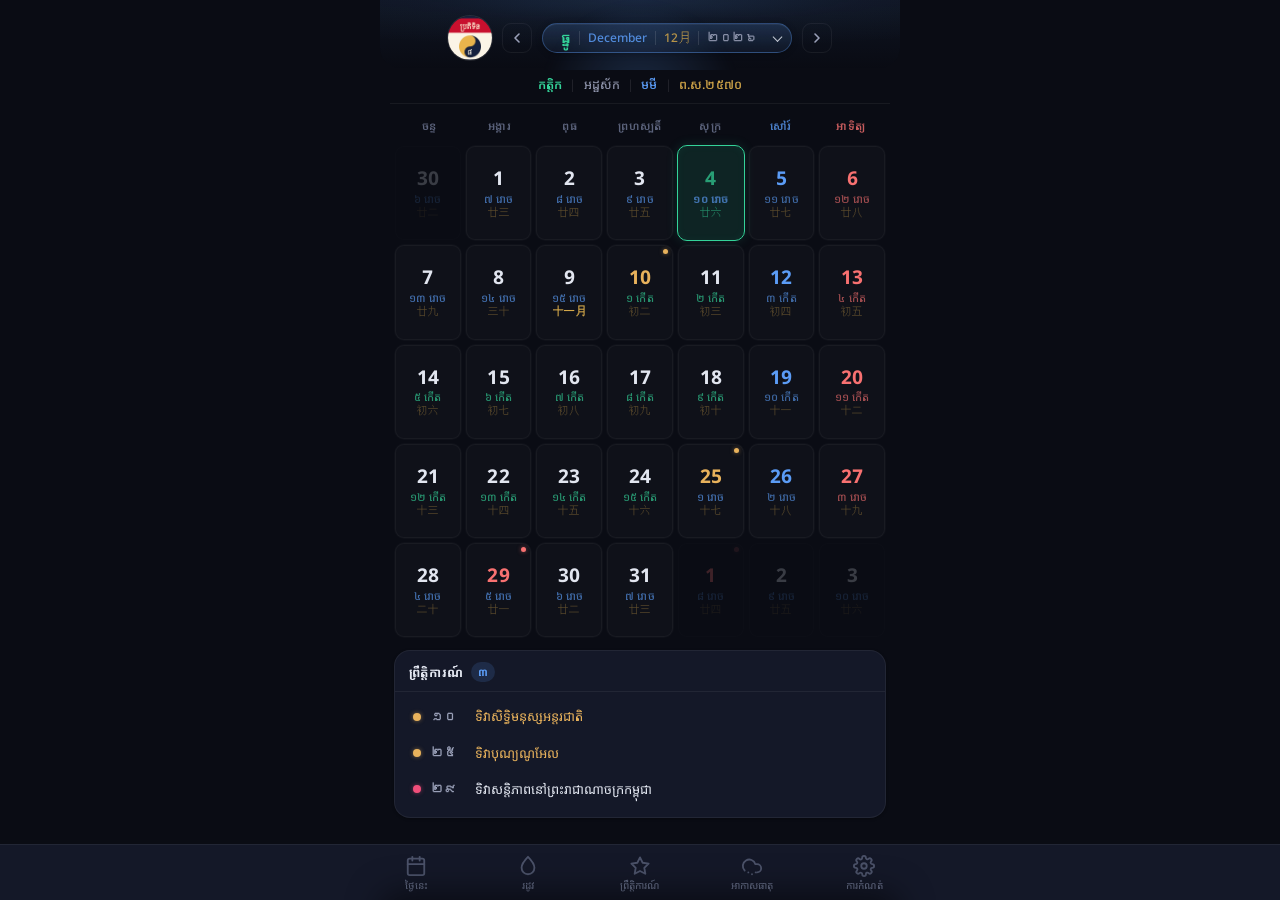
<file: index.html>
<!DOCTYPE html>
<html lang="km">
<head>
  <meta charset="UTF-8">
  <meta name="viewport" content="width=device-width, initial-scale=1.0, viewport-fit=cover">
  <meta name="theme-color" content="#0a0c14" media="(prefers-color-scheme: dark)">
  <meta name="theme-color" content="#f0f2f8" media="(prefers-color-scheme: light)">
  <meta name="apple-mobile-web-app-capable" content="yes">
  <meta name="apple-mobile-web-app-status-bar-style" content="black-translucent">
  <meta name="apple-mobile-web-app-title" content="ប្រតិទិនខ្មែរ">
  <meta name="description" content="Khmer Lunar Calendar - ប្រតិទិនខ្មែរ">
  <title>ប្រតិទិនខ្មែរ - Khmer Calendar</title>
  <link rel="preconnect" href="https://fonts.googleapis.com">
  <link rel="preconnect" href="https://fonts.gstatic.com" crossorigin>
  <link rel="manifest" href="manifest.json">
  <link rel="apple-touch-icon" sizes="180x180" href="icons/apple-touch-icon.png">
  <link rel="apple-touch-icon" sizes="167x167" href="icons/icon-167.png">
  <link rel="apple-touch-icon" sizes="152x152" href="icons/icon-152.png">
  <link rel="apple-touch-icon" sizes="120x120" href="icons/icon-120.png">
  <link rel="icon" type="image/png" sizes="192x192" href="icons/icon-192.png">
  <!-- iOS Splash Screens -->
  <link rel="apple-touch-startup-image" media="(device-width: 390px) and (device-height: 844px) and (-webkit-device-pixel-ratio: 3)" href="icons/splash/splash-1170x2532.png">
  <link rel="apple-touch-startup-image" media="(device-width: 428px) and (device-height: 926px) and (-webkit-device-pixel-ratio: 3)" href="icons/splash/splash-1284x2778.png">
  <link rel="apple-touch-startup-image" media="(device-width: 430px) and (device-height: 932px) and (-webkit-device-pixel-ratio: 3)" href="icons/splash/splash-1290x2796.png">
  <link rel="apple-touch-startup-image" media="(device-width: 393px) and (device-height: 852px) and (-webkit-device-pixel-ratio: 3)" href="icons/splash/splash-1179x2556.png">
  <link rel="apple-touch-startup-image" media="(device-width: 375px) and (device-height: 667px) and (-webkit-device-pixel-ratio: 2)" href="icons/splash/splash-750x1334.png">
  <link rel="apple-touch-startup-image" media="(device-width: 414px) and (device-height: 896px) and (-webkit-device-pixel-ratio: 3)" href="icons/splash/splash-1242x2688.png">
  <link rel="apple-touch-startup-image" media="(device-width: 414px) and (device-height: 896px) and (-webkit-device-pixel-ratio: 2)" href="icons/splash/splash-828x1792.png">
  <link rel="apple-touch-startup-image" media="(device-width: 375px) and (device-height: 812px) and (-webkit-device-pixel-ratio: 3)" href="icons/splash/splash-1125x2436.png">
  <link rel="apple-touch-startup-image" media="(device-width: 834px) and (device-height: 1194px) and (-webkit-device-pixel-ratio: 2)" href="icons/splash/splash-1668x2388.png">
  <link rel="apple-touch-startup-image" media="(device-width: 1024px) and (device-height: 1366px) and (-webkit-device-pixel-ratio: 2)" href="icons/splash/splash-2048x2732.png">
  <link rel="stylesheet" href="css/khmer-calendar.css">
</head>
<body>
  <div class="cal-app">
    <!-- Slim brand bar — logo + month/year select centered together on one row.
         The today's full Khmer + Gregorian dates moved to #cal-today-popup,
         which slides down when the Today footer is tapped. -->
    <header class="cal-topbar cal-topbar--slim cal-topbar--center">
      <div class="cal-topbar-glow"></div>
      <div class="cal-topbar-row">
        <img class="cal-topbar-icon" src="icons/icon-192.png" alt="" width="34" height="34">
        <!-- Month arrows for pointer devices. Changing month was swipe-only,
             which leaves a laptop or the Office task pane with no way to do it.
             Hidden on touch screens, where the swipe already works. -->
        <button type="button" class="cal-month-nav" id="cal-prev-month" aria-label="Previous month" title="Previous month">
          <svg width="16" height="16" viewBox="0 0 24 24" fill="none" stroke="currentColor" stroke-width="2.4" stroke-linecap="round" stroke-linejoin="round"><path d="M15 18l-6-6 6-6"/></svg>
        </button>
        <button type="button" class="cal-month-title" id="cal-month-title" aria-label="Choose month and year"></button>
        <button type="button" class="cal-month-nav" id="cal-next-month" aria-label="Next month" title="Next month">
          <svg width="16" height="16" viewBox="0 0 24 24" fill="none" stroke="currentColor" stroke-width="2.4" stroke-linecap="round" stroke-linejoin="round"><path d="M9 18l6-6-6-6"/></svg>
        </button>
      </div>
    </header>

    <!-- Today popup — opens when the Today footer button is tapped.
         Shows the full Khmer + Gregorian date for today. Tap anywhere to
         dismiss; also auto-dismisses after 5 seconds. -->
    <div class="cal-today-popup" id="cal-today-popup" aria-hidden="true">
      <div class="cal-today-popup-card">
        <div class="cal-today-popup-row">
          <div class="cal-today-popup-text">
            <div class="cal-today-khmer" id="cal-today-khmer"></div>
            <div class="cal-today-greg" id="cal-today-greg"></div>
          </div>
          <button type="button" class="cal-today-popup-close" id="cal-today-popup-close" aria-label="Close">&times;</button>
        </div>
      </div>
    </div>

    <!-- Period / Women's health overlay (opened from footer) -->
    <div class="cal-settings-overlay" id="cal-health-overlay">
      <div class="cal-settings-panel cal-health-panel">
        <div class="settings-header">
          <span class="settings-title">
            <span class="health-icon">🌸</span>
            <span data-i18n="healthTracking">ការតាមដានសុខភាព</span>
          </span>
          <button type="button" class="settings-close" id="health-overlay-close">&times;</button>
        </div>

        <div class="settings-section">
          <div class="settings-row-header">
            <label class="settings-label" for="health-toggle" data-i18n="enableHealthTracking">បើកការតាមដាន</label>
            <label class="settings-switch" for="health-toggle">
              <input type="checkbox" id="health-toggle" aria-label="Enable women's health tracking">
              <span class="settings-switch-slider"></span>
            </label>
          </div>
        </div>

        <div class="settings-health-body" id="health-body" hidden>
          <div class="settings-section">
            <div class="health-active-profile">
              <label class="health-active-label" for="health-profile-select" data-i18n="activeProfile">ប្រវត្តិសកម្ម</label>
              <select id="health-profile-select" class="health-profile-select" aria-label="Active health profile"></select>
            </div>
          </div>

          <div class="settings-section">
            <div class="health-actions">
              <button type="button" id="health-log-period-btn" class="health-action-btn health-action-btn--primary">
                <svg width="14" height="14" viewBox="0 0 24 24" fill="none" stroke="currentColor" stroke-width="2.2" stroke-linecap="round" stroke-linejoin="round"><circle cx="12" cy="12" r="9"/><line x1="12" y1="8" x2="12" y2="16"/><line x1="8" y1="12" x2="16" y2="12"/></svg>
                <span data-i18n="logPeriod">កត់ត្រារដូវ</span>
              </button>
              <button type="button" id="health-manage-profiles-btn" class="health-action-btn">
                <svg width="14" height="14" viewBox="0 0 24 24" fill="none" stroke="currentColor" stroke-width="2.2" stroke-linecap="round" stroke-linejoin="round"><path d="M20 21v-2a4 4 0 0 0-4-4H8a4 4 0 0 0-4 4v2"/><circle cx="12" cy="7" r="4"/></svg>
                <span data-i18n="manageProfiles">គ្រប់គ្រងប្រវត្តិ</span>
              </button>
            </div>
            <div class="health-summary" id="health-summary"></div>
          </div>

          <div class="settings-section">
            <div class="settings-label" data-i18n="periodHistory">ប្រវត្តិរដូវ</div>
            <div class="health-period-history" id="health-period-history"></div>
          </div>

          <div class="settings-section">
            <div class="health-legend">
              <div class="health-legend-row"><span class="health-legend-dot health-legend-dot--period"></span><span data-i18n="healthPeriod">រដូវ</span></div>
              <div class="health-legend-row"><span class="health-legend-dot health-legend-dot--ovulation"></span><span data-i18n="healthOvulation">ការបញ្ចេញពងពេលត្រូវ</span></div>
              <div class="health-legend-row"><span class="health-legend-dot health-legend-dot--fertile"></span><span data-i18n="healthFertile">រយៈពេលអាចមានកូន</span></div>
            </div>
          </div>

          <div class="settings-section">
            <button type="button" id="health-reset-all-btn" class="health-reset-btn">
              <svg width="14" height="14" viewBox="0 0 24 24" fill="none" stroke="currentColor" stroke-width="2.2" stroke-linecap="round" stroke-linejoin="round"><path d="M3 6h18"/><path d="M19 6v14a2 2 0 0 1-2 2H7a2 2 0 0 1-2-2V6"/><path d="M8 6V4a2 2 0 0 1 2-2h4a2 2 0 0 1 2 2v2"/></svg>
              <span data-i18n="resetAllData">លុបទិន្នន័យទាំងអស់</span>
            </button>
          </div>

          <div class="settings-section">
            <div class="health-privacy-note" data-i18n="healthPrivacyNote">
              ទិន្នន័យរក្សាទុកនៅលើឧបករណ៍របស់អ្នកប៉ុណ្ណោះ មិនបញ្ជូនទៅណាមួយឡើយ។
            </div>
          </div>
        </div>
      </div>
    </div>

    <!-- Settings/About chooser menu — opened from the footer gear. Two stacked
         entries; each opens its own popup panel below. -->
    <div class="cal-settings-overlay" id="cal-settings-menu-overlay">
      <div class="cal-settings-panel cal-menu-panel">
        <div class="settings-header">
          <span class="settings-title" data-i18n="more">ច្រើនទៀត</span>
          <button class="settings-close" id="settings-menu-close">&times;</button>
        </div>
        <div class="settings-menu-list">
          <button type="button" class="settings-menu-item" id="open-settings-popup">
            <span class="settings-menu-icon">
              <svg width="18" height="18" viewBox="0 0 24 24" fill="none" stroke="currentColor" stroke-width="2" stroke-linecap="round" stroke-linejoin="round"><circle cx="12" cy="12" r="3"/><path d="M19.4 15a1.65 1.65 0 0 0 .33 1.82l.06.06a2 2 0 0 1-2.83 2.83l-.06-.06a1.65 1.65 0 0 0-1.82-.33 1.65 1.65 0 0 0-1 1.51V21a2 2 0 0 1-4 0v-.09A1.65 1.65 0 0 0 9 19.4a1.65 1.65 0 0 0-1.82.33l-.06.06a2 2 0 0 1-2.83-2.83l.06-.06A1.65 1.65 0 0 0 4.68 15a1.65 1.65 0 0 0-1.51-1H3a2 2 0 0 1 0-4h.09A1.65 1.65 0 0 0 4.6 9a1.65 1.65 0 0 0-.33-1.82l-.06-.06a2 2 0 0 1 2.83-2.83l.06.06A1.65 1.65 0 0 0 9 4.68a1.65 1.65 0 0 0 1-1.51V3a2 2 0 0 1 4 0v.09a1.65 1.65 0 0 0 1 1.51 1.65 1.65 0 0 0 1.82-.33l.06-.06a2 2 0 0 1 2.83 2.83l-.06.06A1.65 1.65 0 0 0 19.4 9a1.65 1.65 0 0 0 1.51 1H21a2 2 0 0 1 0 4h-.09a1.65 1.65 0 0 0-1.51 1z"/></svg>
            </span>
            <span class="settings-menu-label" data-i18n="settings">ការកំណត់</span>
            <span class="settings-menu-arrow" aria-hidden="true"></span>
          </button>
          <button type="button" class="settings-menu-item" id="open-about-popup">
            <span class="settings-menu-icon">
              <svg width="18" height="18" viewBox="0 0 24 24" fill="none" stroke="currentColor" stroke-width="2" stroke-linecap="round" stroke-linejoin="round"><circle cx="12" cy="12" r="10"/><line x1="12" y1="16" x2="12" y2="12"/><line x1="12" y1="8" x2="12.01" y2="8"/></svg>
            </span>
            <span class="settings-menu-label" data-i18n="about">អំពី</span>
            <span class="settings-menu-arrow" aria-hidden="true"></span>
          </button>
        </div>
      </div>
    </div>

    <!-- Settings popup — opened from the chooser menu -->
    <div class="cal-settings-overlay" id="cal-settings-overlay">
      <div class="cal-settings-panel" id="cal-settings-panel">
        <div class="settings-header">
          <span class="settings-title" data-i18n="settings">ការកំណត់</span>
          <button class="settings-close" id="settings-close">&times;</button>
        </div>

        <!-- Settings content -->
        <div class="settings-tab-panel is-active" data-tab-panel="settings" role="tabpanel">
          <div class="settings-section">
            <div class="settings-label" data-i18n="theme">រូបរាង</div>
            <div class="settings-toggle-group" id="theme-toggle">
              <button class="settings-toggle active" data-theme="dark" data-i18n="dark">ងងឹត</button>
              <button class="settings-toggle" data-theme="light" data-i18n="light">ភ្លឺ</button>
            </div>
          </div>

          <div class="settings-section">
            <div class="settings-label" data-i18n="language">ភាសា</div>
            <div class="settings-toggle-group" id="lang-toggle">
              <button class="settings-toggle active" data-lang="km">ខ្មែរ</button>
              <button class="settings-toggle" data-lang="en">English</button>
              <button class="settings-toggle" data-lang="zh">中文</button>
            </div>
          </div>

          <div class="settings-section">
            <!-- Khmer letters open with the place before the date. Saved per
                 device, and used by the extra row in the day sheet. -->
            <div class="settings-label" data-i18n="place">ទីកន្លែង</div>
            <input type="text" class="settings-text-input" id="place-input"
                   placeholder="ខេត្តព្រះសីហនុ" autocomplete="off" spellcheck="false">
          </div>

          <div class="settings-section">
            <div class="settings-label" data-i18n="startDay">ថ្ងៃចាប់ផ្តើមសប្តាហ៍</div>
            <div class="settings-toggle-group" id="startday-toggle">
              <button class="settings-toggle" data-start="sun" data-i18n="sunday">អាទិត្យ</button>
              <button class="settings-toggle active" data-start="mon" data-i18n="monday">ចន្ទ</button>
            </div>
          </div>
        </div>
      </div>
    </div>

    <!-- About popup — opened from the chooser menu -->
    <div class="cal-settings-overlay" id="cal-about-overlay">
      <div class="cal-settings-panel" id="cal-about-panel">
        <div class="settings-header">
          <span class="settings-title" data-i18n="about">អំពី</span>
          <button class="settings-close" id="about-close">&times;</button>
        </div>

        <!-- About content -->
        <div class="settings-tab-panel is-active" data-tab-panel="about" role="tabpanel">

          <!-- Hero card: icon + name + version + tagline -->
          <div class="about-hero">
            <div class="about-hero-icon-wrap">
              <img class="about-hero-icon" src="icons/icon-192.png" alt="" width="64" height="64">
            </div>
            <div class="about-hero-name">ប្រតិទិនខ្មែរ</div>
            <div class="about-hero-tagline" data-i18n="aboutTagline">ប្រតិទិនច័ន្ទគតិខ្មែរ ដំណើរការដោយគ្មានអ៊ីនធឺណេត</div>
            <div class="about-hero-version">
              <span class="about-version-label" data-i18n="version">កំណែ</span>
              <span class="about-version-num" id="settings-app-version">1.5.3</span>
              <a id="about-update" class="about-update-pill"
                 href="https://play.google.com/store/apps/details?id=com.khmercalendar.app"
                 target="_blank" rel="noopener">
                <svg width="11" height="11" viewBox="0 0 24 24" fill="none" stroke="currentColor" stroke-width="2.4" stroke-linecap="round" stroke-linejoin="round"><path d="M21 12a9 9 0 0 1-9 9 9.75 9.75 0 0 1-6.74-2.74L3 16"/><path d="M3 22v-6h6"/><path d="M3 12a9 9 0 0 1 9-9 9.75 9.75 0 0 1 6.74 2.74L21 8"/><path d="M21 2v6h-6"/></svg>
                <span data-i18n="checkUpdate">ពិនិត្យកំណែថ្មី</span>
              </a>
            </div>
          </div>

          <!-- Developer section -->
          <div class="about-section">
            <div class="about-section-label" data-i18n="developer">អ្នកអភិវឌ្ឍ</div>
            <div class="about-card">
              <div class="about-person">
                <div class="about-avatar">KM</div>
                <div class="about-person-info">
                  <div class="about-person-name" data-i18n="devName">ខែម មី</div>
                  <div class="about-person-role" data-i18n="developer">អ្នកអភិវឌ្ឍ</div>
                </div>
              </div>
              <div class="about-contacts">
                <a class="about-contact-row" href="https://t.me/khemmy99" target="_blank" rel="noopener">
                  <span class="about-contact-icon">
                    <svg width="14" height="14" viewBox="0 0 24 24" fill="currentColor"><path d="M9.78 18.65l.28-4.23 7.68-6.92c.34-.31-.07-.46-.52-.19l-9.5 6 -4.11-1.3c-.88-.25-.89-.86.2-1.3l16.13-6.22c.74-.27 1.43.18 1.15 1.31l-2.75 12.95c-.19.91-.74 1.13-1.5.71l-4.15-3.07-1.99 1.93c-.23.23-.42.42-.83.42z"/></svg>
                  </span>
                  <span class="about-contact-label" data-i18n="telegram">Telegram</span>
                  <span class="about-contact-value">@khemmy99</span>
                </a>
                <a class="about-contact-row" href="tel:+85587905678">
                  <span class="about-contact-icon">
                    <svg width="14" height="14" viewBox="0 0 24 24" fill="none" stroke="currentColor" stroke-width="2" stroke-linecap="round" stroke-linejoin="round"><path d="M22 16.92v3a2 2 0 0 1-2.18 2 19.79 19.79 0 0 1-8.63-3.07 19.5 19.5 0 0 1-6-6 19.79 19.79 0 0 1-3.07-8.67A2 2 0 0 1 4.11 2h3a2 2 0 0 1 2 1.72 12.84 12.84 0 0 0 .7 2.81 2 2 0 0 1-.45 2.11L8.09 9.91a16 16 0 0 0 6 6l1.27-1.27a2 2 0 0 1 2.11-.45 12.84 12.84 0 0 0 2.81.7A2 2 0 0 1 22 16.92z"/></svg>
                  </span>
                  <span class="about-contact-label" data-i18n="phone">ទូរស័ព្ទ</span>
                  <span class="about-contact-value">+855 87 90 5678</span>
                </a>
                <a class="about-contact-row" href="https://kmsoftstore.com" target="_blank" rel="noopener">
                  <span class="about-contact-icon">
                    <svg width="14" height="14" viewBox="0 0 24 24" fill="none" stroke="currentColor" stroke-width="2" stroke-linecap="round" stroke-linejoin="round"><circle cx="12" cy="12" r="10"/><line x1="2" y1="12" x2="22" y2="12"/><path d="M12 2a15.3 15.3 0 0 1 4 10 15.3 15.3 0 0 1-4 10 15.3 15.3 0 0 1-4-10 15.3 15.3 0 0 1 4-10z"/></svg>
                  </span>
                  <span class="about-contact-label" data-i18n="website">គេហទំព័រ</span>
                  <span class="about-contact-value">kmsoftstore.com</span>
                </a>
                <a class="about-contact-row" href="https://www.facebook.com/KMLOL" target="_blank" rel="noopener">
                  <span class="about-contact-icon">
                    <svg width="14" height="14" viewBox="0 0 24 24" fill="currentColor"><path d="M22 12a10 10 0 1 0-11.56 9.88v-6.99H7.9v-2.89h2.54V9.85c0-2.51 1.49-3.89 3.78-3.89 1.1 0 2.24.2 2.24.2v2.46h-1.26c-1.24 0-1.63.77-1.63 1.56V12h2.78l-.44 2.89h-2.33v6.99A10 10 0 0 0 22 12z"/></svg>
                  </span>
                  <span class="about-contact-label" data-i18n="facebook">Facebook</span>
                  <span class="about-contact-value">facebook.com/KMLOL</span>
                </a>
              </div>
            </div>
          </div>

          <!-- Project team section -->
          <div class="about-section">
            <div class="about-section-label" data-i18n="projectTeam">ក្រុមការងារគម្រោង</div>
            <div class="about-card about-team-card">
              <div class="about-team-row">
                <span class="about-team-role" data-i18n="projectSupporter">អ្នកគ្រប់គ្រងគម្រោង</span>
                <span class="about-team-name" data-i18n="pmName">យុត ខេមរា</span>
              </div>
              <div class="about-team-divider"></div>
              <div class="about-team-row about-team-row--list">
                <span class="about-team-role" data-i18n="supporters">អ្នកគាំទ្រ</span>
                <ul class="about-team-list">
                  <li data-i18n="supporter1">សៅ សាណាត</li>
                  <li data-i18n="supporter2">យុត និមល់</li>
                  <li data-i18n="supporter3">ខែម ចន្នី</li>
                  <li data-i18n="supporter4">ឈឿន ម៉ាណែត</li>
                </ul>
              </div>
            </div>
          </div>

          <!-- Action buttons -->
          <div class="about-actions">
            <a class="about-action-btn" id="about-contact" href="mailto:my.khem.mathst@gmail.com">
              <svg width="15" height="15" viewBox="0 0 24 24" fill="none" stroke="currentColor" stroke-width="2" stroke-linecap="round" stroke-linejoin="round"><path d="M4 4h16c1.1 0 2 .9 2 2v12c0 1.1-.9 2-2 2H4c-1.1 0-2-.9-2-2V6c0-1.1.9-2 2-2z"/><polyline points="22,6 12,13 2,6"/></svg>
              <span data-i18n="contact">ទាក់ទង</span>
            </a>
            <a class="about-action-btn" id="about-privacy" href="https://khemmy99.github.io/KhmerDates/privacy.html" target="_blank" rel="noopener">
              <svg width="15" height="15" viewBox="0 0 24 24" fill="none" stroke="currentColor" stroke-width="2" stroke-linecap="round" stroke-linejoin="round"><path d="M12 22s8-4 8-10V5l-8-3-8 3v7c0 6 8 10 8 10z"/></svg>
              <span data-i18n="privacy">គោលនយោបាយឯកជន</span>
            </a>
          </div>

        </div>

      </div>
    </div>

    <!-- Events overlay — opened from footer, shows full-year holidays grouped by month -->
    <div class="cal-settings-overlay" id="cal-events-overlay">
      <div class="cal-settings-panel cal-events-panel">
        <div class="settings-header">
          <span class="settings-title">
            <span class="events-icon">📅</span>
            <span data-i18n="events">ព្រឹត្តិការណ៍</span>
            <span class="events-year" id="events-year"></span>
          </span>
          <button type="button" class="settings-close" id="events-overlay-close">&times;</button>
        </div>
        <div class="events-year-bar">
          <button type="button" class="events-year-btn" id="events-year-prev" aria-label="Previous year">&#9664;</button>
          <span class="events-year-label" id="events-year-label"></span>
          <button type="button" class="events-year-btn" id="events-year-next" aria-label="Next year">&#9654;</button>
        </div>
        <div class="events-list" id="events-list"></div>
      </div>
    </div>

    <!-- Weather overlay — opened from footer -->
    <div class="cal-settings-overlay" id="cal-weather-overlay">
      <div class="cal-settings-panel cal-weather-panel">
        <div class="settings-header">
          <span class="settings-title">
            <span class="weather-title-icon">☀️</span>
            <span data-i18n="weather">អាកាសធាតុ</span>
          </span>
          <button type="button" class="settings-close" id="weather-overlay-close">&times;</button>
        </div>

        <!-- City picker + use-my-location button -->
        <div class="weather-location-bar">
          <select id="weather-city-select" class="weather-city-select" aria-label="City"></select>
          <button type="button" id="weather-gps-btn" class="weather-gps-btn">
            <svg width="13" height="13" viewBox="0 0 24 24" fill="none" stroke="currentColor" stroke-width="2.2" stroke-linecap="round" stroke-linejoin="round"><circle cx="12" cy="12" r="10"/><circle cx="12" cy="12" r="3"/><line x1="12" y1="2" x2="12" y2="4"/><line x1="12" y1="20" x2="12" y2="22"/><line x1="2" y1="12" x2="4" y2="12"/><line x1="20" y1="12" x2="22" y2="12"/></svg>
            <span data-i18n="useMyLocation">ប្រើទីតាំងរបស់ខ្ញុំ</span>
          </button>
        </div>

        <!-- Current conditions card -->
        <div class="weather-current" id="weather-current">
          <div class="weather-loading"><span class="weather-spinner"></span> <span data-i18n="loading">កំពុងផ្ទុក...</span></div>
        </div>

        <!-- Hourly strip + 7-day list -->
        <div class="weather-section">
          <div class="weather-section-label" data-i18n="hourly">ម៉ោងបន្ទាប់</div>
          <div class="weather-hourly" id="weather-hourly"></div>
        </div>
        <div class="weather-section">
          <div class="weather-section-label" data-i18n="daily">៧ ថ្ងៃខាងមុខ</div>
          <div class="weather-daily" id="weather-daily"></div>
        </div>

        <div class="weather-credit" data-i18n="weatherCredit">ទិន្នន័យដោយ Open-Meteo</div>
      </div>
    </div>

    <!-- Month picker moved into the topbar (next to the logo). The grid still
         supports swipe left/right to change month. -->

    <!-- Lunar info line -->
    <div class="cal-lunar-info" id="cal-lunar-info"></div>

    <!-- Month/Year picker overlay -->
    <div class="cal-picker-overlay" id="cal-picker-overlay">
      <div class="cal-picker-panel" id="cal-picker-panel"></div>
    </div>

    <!-- Health: Log period modal -->
    <div class="cal-modal-overlay" id="health-log-overlay">
      <div class="cal-modal-panel">
        <div class="cal-modal-header">
          <span data-i18n="logPeriod">កត់ត្រារដូវ</span>
          <button type="button" class="cal-modal-close" id="health-log-close">&times;</button>
        </div>
        <div class="cal-modal-body">
          <label class="cal-modal-field">
            <span data-i18n="startDate">ថ្ងៃចាប់ផ្តើម</span>
            <input type="date" id="health-log-start">
          </label>
          <label class="cal-modal-field">
            <span data-i18n="endDate">ថ្ងៃបញ្ចប់ (ស្រេចចិត្ត)</span>
            <input type="date" id="health-log-end">
          </label>
          <div class="cal-modal-actions">
            <button type="button" class="cal-modal-btn" id="health-log-cancel" data-i18n="cancel">បោះបង់</button>
            <button type="button" class="cal-modal-btn cal-modal-btn--primary" id="health-log-save" data-i18n="save">រក្សាទុក</button>
          </div>
        </div>
      </div>
    </div>

    <!-- Health: Manage profiles modal -->
    <div class="cal-modal-overlay" id="health-profiles-overlay">
      <div class="cal-modal-panel">
        <div class="cal-modal-header">
          <span data-i18n="manageProfiles">គ្រប់គ្រងប្រវត្តិ</span>
          <button type="button" class="cal-modal-close" id="health-profiles-close">&times;</button>
        </div>
        <div class="cal-modal-body">
          <div class="health-profiles-list" id="health-profiles-list"></div>
          <button type="button" class="cal-modal-btn cal-modal-btn--primary" id="health-add-profile-btn" data-i18n="addProfile">បន្ថែមប្រវត្តិ</button>
        </div>
      </div>
    </div>

    <!-- Weekday headers -->
    <div class="cal-weekdays" id="cal-weekdays"></div>

    <!-- Calendar grid -->
    <div class="cal-grid" id="cal-grid"></div>

    <!-- Events for the month currently on screen -->
    <section class="month-events" id="month-events" aria-live="polite">
      <div class="month-events-head">
        <span class="month-events-title" id="month-events-title">ព្រឹត្តិការណ៍</span>
        <span class="month-events-count" id="month-events-count"></span>
      </div>
      <div class="month-events-body" id="month-events-body"></div>
    </section>

    <!-- Today button -->
    <button class="cal-today-btn" id="cal-today-btn">ថ្ងៃនេះ</button>

    <!-- Footer bar -->
    <nav class="cal-footer" id="cal-footer">
      <button class="cal-footer-btn" id="cal-today-footer" aria-label="Today">
        <svg width="22" height="22" viewBox="0 0 24 24" fill="none" stroke="currentColor" stroke-width="2" stroke-linecap="round" stroke-linejoin="round"><rect x="3" y="4" width="18" height="18" rx="2" ry="2"/><line x1="16" y1="2" x2="16" y2="6"/><line x1="8" y1="2" x2="8" y2="6"/><line x1="3" y1="10" x2="21" y2="10"/></svg>
        <span data-i18n="today">ថ្ងៃនេះ</span>
      </button>
      <button class="cal-footer-btn cal-footer-btn--health" id="cal-health-btn" aria-label="Period tracker">
        <svg width="22" height="22" viewBox="0 0 24 24" fill="none" stroke="currentColor" stroke-width="2" stroke-linecap="round" stroke-linejoin="round"><path d="M12 2C12 2 5 9 5 14a7 7 0 0 0 14 0c0-5-7-12-7-12z"/></svg>
        <span data-i18n="periodFooter">រដូវ</span>
      </button>
      <button class="cal-footer-btn" id="cal-events-btn" aria-label="Events">
        <svg width="22" height="22" viewBox="0 0 24 24" fill="none" stroke="currentColor" stroke-width="2" stroke-linecap="round" stroke-linejoin="round"><polygon points="12 2.6 14.9 8.48 21.4 9.43 16.7 14.01 17.81 20.48 12 17.42 6.19 20.48 7.3 14.01 2.6 9.43 9.1 8.48 12 2.6"/></svg>
        <span data-i18n="eventsFooter">ព្រឹត្តិការណ៍</span>
      </button>
      <button class="cal-footer-btn cal-footer-btn--weather" id="cal-weather-btn" aria-label="Weather">
        <svg width="22" height="22" viewBox="0 0 24 24" fill="none" stroke="currentColor" stroke-width="2" stroke-linecap="round" stroke-linejoin="round"><path d="M17.5 19a4.5 4.5 0 1 0 0-9h-1.8A7 7 0 1 0 4 16.9"/><line x1="8" y1="19" x2="8" y2="19"/><line x1="12" y1="21" x2="12" y2="21"/><line x1="16" y1="19" x2="16" y2="19"/></svg>
        <span data-i18n="weatherFooter">អាកាសធាតុ</span>
      </button>
      <button class="cal-footer-btn" id="cal-settings-btn" aria-label="Settings">
        <svg width="22" height="22" viewBox="0 0 24 24" fill="none" stroke="currentColor" stroke-width="2" stroke-linecap="round" stroke-linejoin="round"><circle cx="12" cy="12" r="3"/><path d="M19.4 15a1.65 1.65 0 0 0 .33 1.82l.06.06a2 2 0 0 1-2.83 2.83l-.06-.06a1.65 1.65 0 0 0-1.82-.33 1.65 1.65 0 0 0-1 1.51V21a2 2 0 0 1-4 0v-.09A1.65 1.65 0 0 0 9 19.4a1.65 1.65 0 0 0-1.82.33l-.06.06a2 2 0 0 1-2.83-2.83l.06-.06A1.65 1.65 0 0 0 4.68 15a1.65 1.65 0 0 0-1.51-1H3a2 2 0 0 1 0-4h.09A1.65 1.65 0 0 0 4.6 9a1.65 1.65 0 0 0-.33-1.82l-.06-.06a2 2 0 0 1 2.83-2.83l.06.06A1.65 1.65 0 0 0 9 4.68a1.65 1.65 0 0 0 1-1.51V3a2 2 0 0 1 4 0v.09a1.65 1.65 0 0 0 1 1.51 1.65 1.65 0 0 0 1.82-.33l.06-.06a2 2 0 0 1 2.83 2.83l-.06.06A1.65 1.65 0 0 0 19.4 9a1.65 1.65 0 0 0 1.51 1H21a2 2 0 0 1 0 4h-.09a1.65 1.65 0 0 0-1.51 1z"/></svg>
        <span data-i18n="settings">ការកំណត់</span>
      </button>
    </nav>

    <!-- Day detail bottom sheet -->
    <div class="cal-detail" id="cal-detail">
      <div class="cal-detail-handle"></div>
      <div class="cal-detail-content" id="cal-detail-content"></div>
    </div>
  </div>

  <!-- Toast -->
  <div id="toast-container" class="toast-container"></div>

  <!-- Install PWA banner -->
  <div id="install-banner" class="install-banner is-hidden">
    <span>📲 Install ប្រតិទិនខ្មែរ</span>
    <button id="install-btn" class="install-btn">Install</button>
    <button id="install-dismiss" class="install-dismiss">&times;</button>
  </div>

  <script src="js/khmer-calendar.js"></script>
  <script src="js/chinese-calendar.js"></script>
  <script src="js/holidays.js"></script>
  <script src="js/daily-block.js"></script>
  <script src="js/health-tracker.js"></script>
  <script src="js/weather.js"></script>
  <script src="js/i18n.js"></script>
  <script src="js/khmer-calendar-ui.js"></script>
  <script>
    // Configure Capacitor status bar to match the active theme
    function applyStatusBarTheme() {
      if (!(window.Capacitor && window.Capacitor.Plugins && window.Capacitor.Plugins.StatusBar)) return;
      const StatusBar = window.Capacitor.Plugins.StatusBar;
      const theme = document.documentElement.getAttribute('data-theme') || 'dark';
      const isLight = theme === 'light';
      // Overlay the WebView so the topbar background extends edge-to-edge with
      // no visible "bar" above it. CSS (.cal-topbar padding-top: env(safe-area-inset-top))
      // pushes the topbar content below the status bar so text doesn't overlap.
      StatusBar.setOverlaysWebView({ overlay: true });
      // setBackgroundColor is a no-op when overlay=true (transparent),
      // but Style still controls whether the system icons are light/dark.
      StatusBar.setStyle({ style: isLight ? 'LIGHT' : 'DARK' });
    }
    document.addEventListener('DOMContentLoaded', applyStatusBarTheme);

    // Read version directly from the native APK (bypasses any cached HTML).
    // Falls back to the hardcoded span content if running as a web PWA.
    document.addEventListener('DOMContentLoaded', () => {
      if (!(window.Capacitor && window.Capacitor.Plugins && window.Capacitor.Plugins.App)) return;
      window.Capacitor.Plugins.App.getInfo().then((info) => {
        const el = document.getElementById('settings-app-version');
        if (el && info && info.version) el.textContent = info.version;
      }).catch(() => { /* silently keep the hardcoded fallback */ });
    });

    // Mirror week-start preference from localStorage to Capacitor Preferences
    // on first launch — so the native widget reads the right value even when
    // the user changed the setting BEFORE this build added widget sync.
    document.addEventListener('DOMContentLoaded', () => {
      if (!(window.Capacitor && window.Capacitor.Plugins && window.Capacitor.Plugins.Preferences)) return;
      const val = localStorage.getItem('kh-cal-startday') || 'mon';
      window.Capacitor.Plugins.Preferences.set({ key: 'kh-cal-startday', value: val }).catch(() => {});
    });

    // Update button: open the Play Store page externally
    // (Android system will route the play.google.com URL to the Play Store app)
    document.addEventListener('click', (e) => {
      const btn = e.target.closest && e.target.closest('#about-update');
      if (!btn) return;
      e.preventDefault();
      const url = 'https://play.google.com/store/apps/details?id=com.khmercalendar.app';
      const isCapacitor = !!(window.Capacitor && window.Capacitor.isNativePlatform && window.Capacitor.isNativePlatform());
      // '_system' tells Capacitor's Cordova-compat layer to open in the OS browser
      // (Android then routes Play Store URLs straight to the Play Store app)
      window.open(url, isCapacitor ? '_system' : '_blank', 'noopener');
    });

    // Re-apply when theme attribute mutates
    new MutationObserver(applyStatusBarTheme).observe(
      document.documentElement, { attributes: true, attributeFilter: ['data-theme'] }
    );
  </script>
  <script>
    /* Engine check — deliberately ES5 only, and first on the page.
     *
     * Office picks the browser it hosts a task pane in. On Windows without the
     * WebView2 runtime it falls back to IE11, which cannot parse the arrow
     * functions, const and template literals the calendar is written in. Every
     * script then dies on a syntax error and the pane renders as an empty box:
     * the CSS and the logo arrive, nothing else does.
     *
     * This block must therefore avoid all of those features itself, or it would
     * fail in exactly the case it exists to report.
     */
    (function () {
      var modern = false;
      try {
        // eval keeps the syntax out of this file's own parse step, so IE11
        // reaches this line rather than choking on it.
        eval('var f = function(){ return (x)=>x; };');
        modern = (typeof Promise !== 'undefined') &&
                 (typeof Map !== 'undefined') &&
                 !!Array.prototype.indexOf;
      } catch (e) { modern = false; }

      if (modern) {
        // Recorded either way: if the pane ever comes up blank on a modern
        // engine, the cause is a script error rather than the browser, and
        // knowing which is which saves a round of guessing.
        window.__khEngine = navigator.userAgent;
        return;
      }

      window.__khUnsupported = true;
      var show = function () {
        document.body.innerHTML =
          '<div style="font-family:Segoe UI,Tahoma,sans-serif;padding:20px;' +
          'line-height:1.6;color:#1E293B;background:#fff;height:100%">' +
          '<div style="font-size:15px;font-weight:700;margin-bottom:10px">' +
          '\u1780\u17BB\u17C6\u1796\u17B code\u17C0\u179A</div>' +
          '<p style="font-size:13px">This add-in needs the <b>Microsoft Edge WebView2 Runtime</b>, ' +
          'which is not installed on this PC. Office is using Internet Explorer for ' +
          'the pane instead, and the calendar cannot run there.</p>' +
          '<p style="font-size:13px">Install it once, free from Microsoft, then reopen Office:</p>' +
          '<p style="font-size:13px;word-break:break-all">' +
          '<b>https://go.microsoft.com/fwlink/p/?LinkId=2124703</b></p>' +
          '<p style="font-size:11px;color:#64748B;word-break:break-all">' +
          'Engine: ' + (navigator.userAgent || 'unknown') + '</p>' +
          '<p style="font-size:12px;color:#64748B">' +
          '\u1780\u17BB\u17C6\u1791\u17B6\u17C6\u1798\u17B6\u1793 WebView2 ' +
          '\u1793\u17C5\u179B\u17BE\u1780\u17BB\u17C6\u1796\u17BB\u17D2\u1791\u17C1\u179A\u1793\u17C1\u17C7' +
          '</p></div>';
      };
      if (document.body) { show(); }
      else if (window.addEventListener) { window.addEventListener('load', show); }
      else { window.attachEvent('onload', show); }
    })();
  </script>

  <script>
    // Office Add-in mode: the manifest points at this page with ?office=1.
    // Everything below is inert in a normal browser and in the mobile apps.
    const KH_OFFICE = /[?&]office=1(&|$)/.test(location.search);

    // The worker runs in the add-in too, so the pane keeps working without a
    // network. It was disabled here at first over a fear of pinning a stale
    // build in storage the user cannot clear — but sw.js is network-first for
    // the page itself and versions its cache, so an update always lands on the
    // next launch. Cutting offline support to avoid a risk that strategy
    // already handles was the wrong trade.
    if ('serviceWorker' in navigator) {
      window.addEventListener('load', () => navigator.serviceWorker.register('./sw.js').catch(() => {}));
    }

    if (KH_OFFICE) {
      document.documentElement.classList.add('office-addin');
      const officeJs = document.createElement('script');
      officeJs.src = 'https://appsforoffice.microsoft.com/lib/1/hosted/office.js';
      officeJs.onload = () => {
        const addin = document.createElement('script');
        addin.src = 'js/office-addin.js';
        document.head.appendChild(addin);
      };
      document.head.appendChild(officeJs);
    }

    // PWA install banner (suppressed when already installed or recently dismissed)
    let _deferredPrompt = null;
    const _bannerDismissedKey = 'kh-cal-install-dismissed';
    const _isStandalone = window.matchMedia('(display-mode: standalone)').matches || window.navigator.standalone === true;

    window.addEventListener('beforeinstallprompt', (e) => {
      e.preventDefault();
      _deferredPrompt = e;
      if (_isStandalone) return;
      if (localStorage.getItem(_bannerDismissedKey)) return;
      const banner = document.getElementById('install-banner');
      if (banner) banner.classList.remove('is-hidden');
    });

    document.addEventListener('click', (e) => {
      if (e.target.id === 'install-btn' && _deferredPrompt) {
        _deferredPrompt.prompt();
        _deferredPrompt.userChoice.then(() => { _deferredPrompt = null; });
        document.getElementById('install-banner').classList.add('is-hidden');
      }
      if (e.target.id === 'install-dismiss') {
        localStorage.setItem(_bannerDismissedKey, '1');
        document.getElementById('install-banner').classList.add('is-hidden');
      }
    });

    // Month arrows (pointer devices) and keyboard navigation. Both go through
    // the same KhCal._nav the swipe uses, so behaviour cannot drift.
    document.getElementById('cal-prev-month').addEventListener('click', () => KhCal._nav(-1));
    document.getElementById('cal-next-month').addEventListener('click', () => KhCal._nav(1));

    document.addEventListener('keydown', (e) => {
      if (e.metaKey || e.ctrlKey || e.altKey) return;
      // Never steal keys from a field, and not while a dialog is up.
      const t = e.target;
      if (t && (t.tagName === 'INPUT' || t.tagName === 'TEXTAREA' || t.tagName === 'SELECT' || t.isContentEditable)) return;
      if (document.querySelector('.cal-modal-overlay.open, .cal-picker-overlay.open, .cal-settings-overlay.open')) return;

      if (e.key === 'ArrowLeft' || e.key === 'PageUp') { e.preventDefault(); KhCal._nav(-1); }
      else if (e.key === 'ArrowRight' || e.key === 'PageDown') { e.preventDefault(); KhCal._nav(1); }
      else if (e.key === 'Home' || e.key === 't' || e.key === 'T') { e.preventDefault(); KhCal._goToday(); }
    });

    // Esc closes any open overlay
    document.addEventListener('keydown', (e) => {
      if (e.key !== 'Escape') return;
      ['cal-settings-menu-overlay', 'cal-settings-overlay', 'cal-about-overlay', 'cal-picker-overlay', 'cal-health-overlay', 'cal-events-overlay', 'cal-weather-overlay', 'health-log-overlay', 'health-profiles-overlay'].forEach((id) => {
        const el = document.getElementById(id);
        if (el && el.classList.contains('open')) el.classList.remove('open');
      });
      // Esc also closes the today popup
      const todayPopup = document.getElementById('cal-today-popup');
      if (todayPopup && todayPopup.classList.contains('is-open')) {
        todayPopup.classList.remove('is-open');
        todayPopup.setAttribute('aria-hidden', 'true');
      }
      const detail = document.getElementById('cal-detail');
      if (detail && detail.classList.contains('open')) detail.classList.remove('open');
    });
  </script>
</body>
</html>
</file>
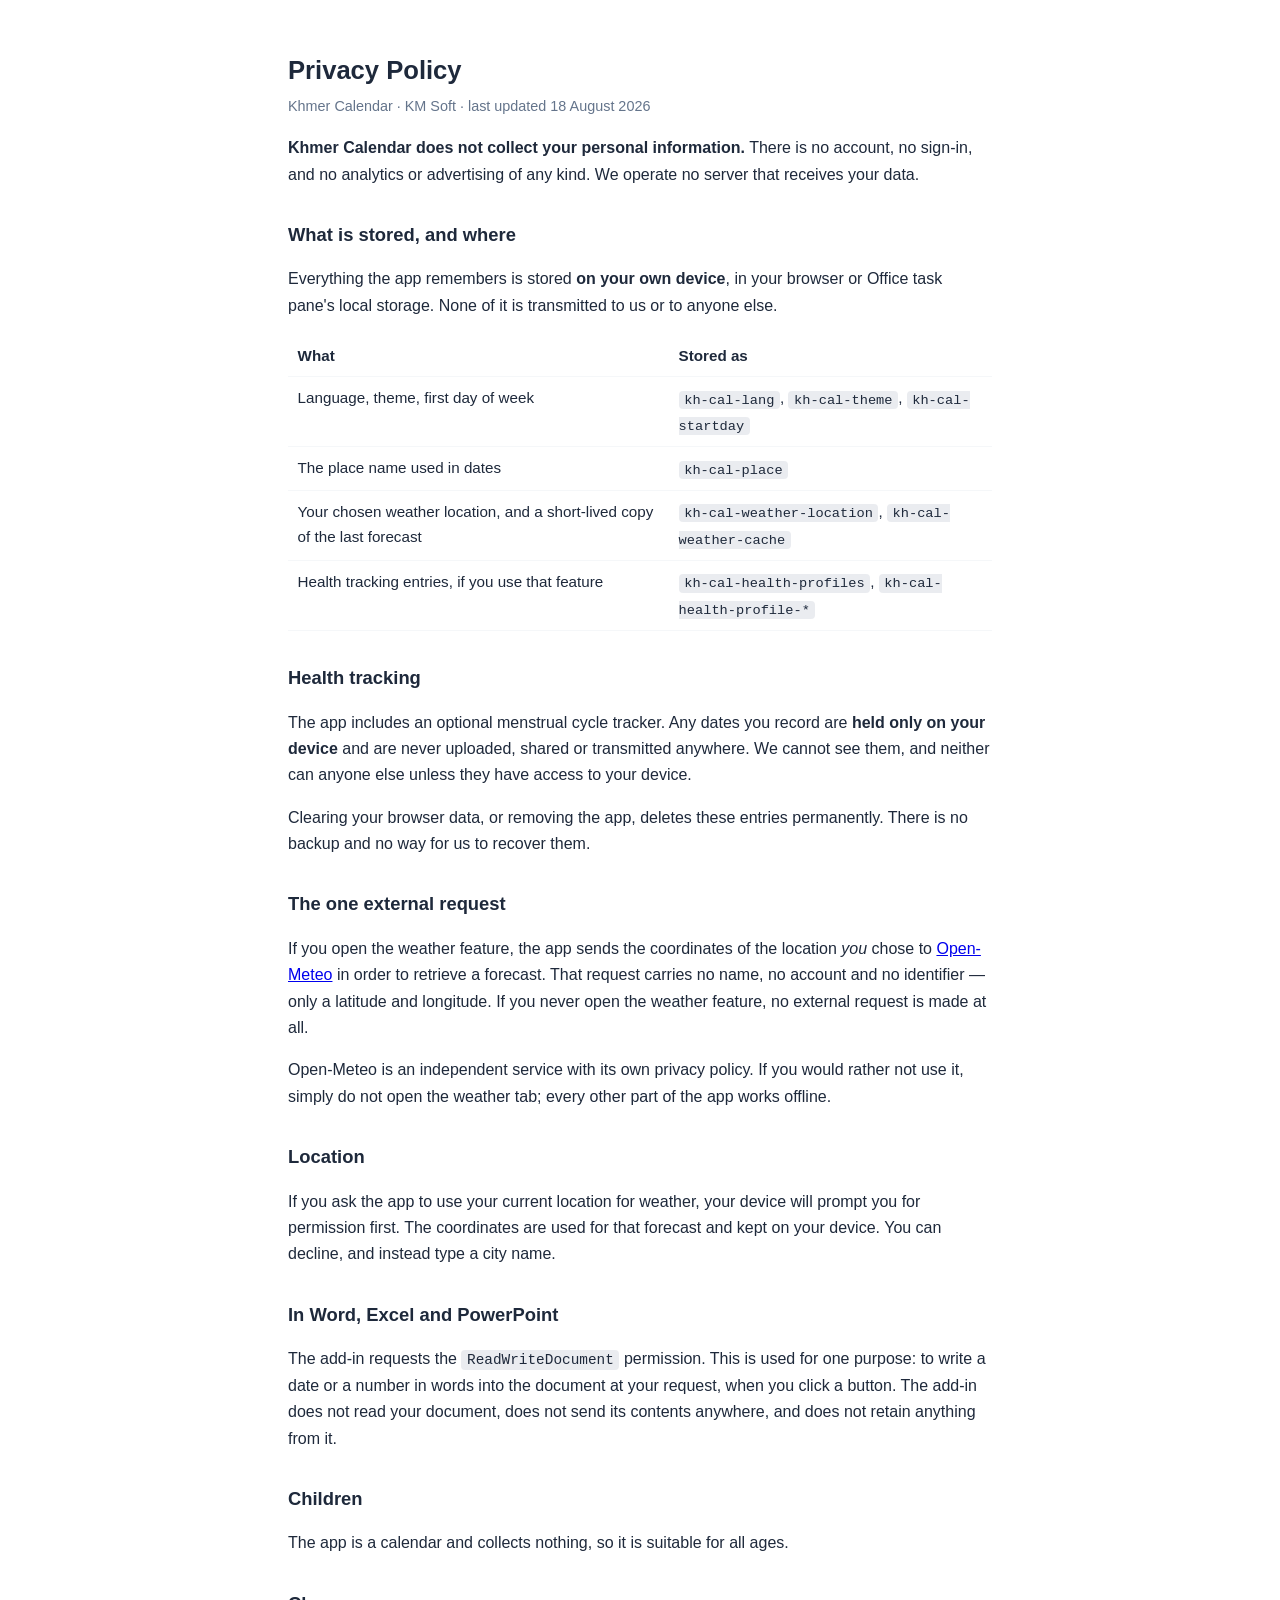
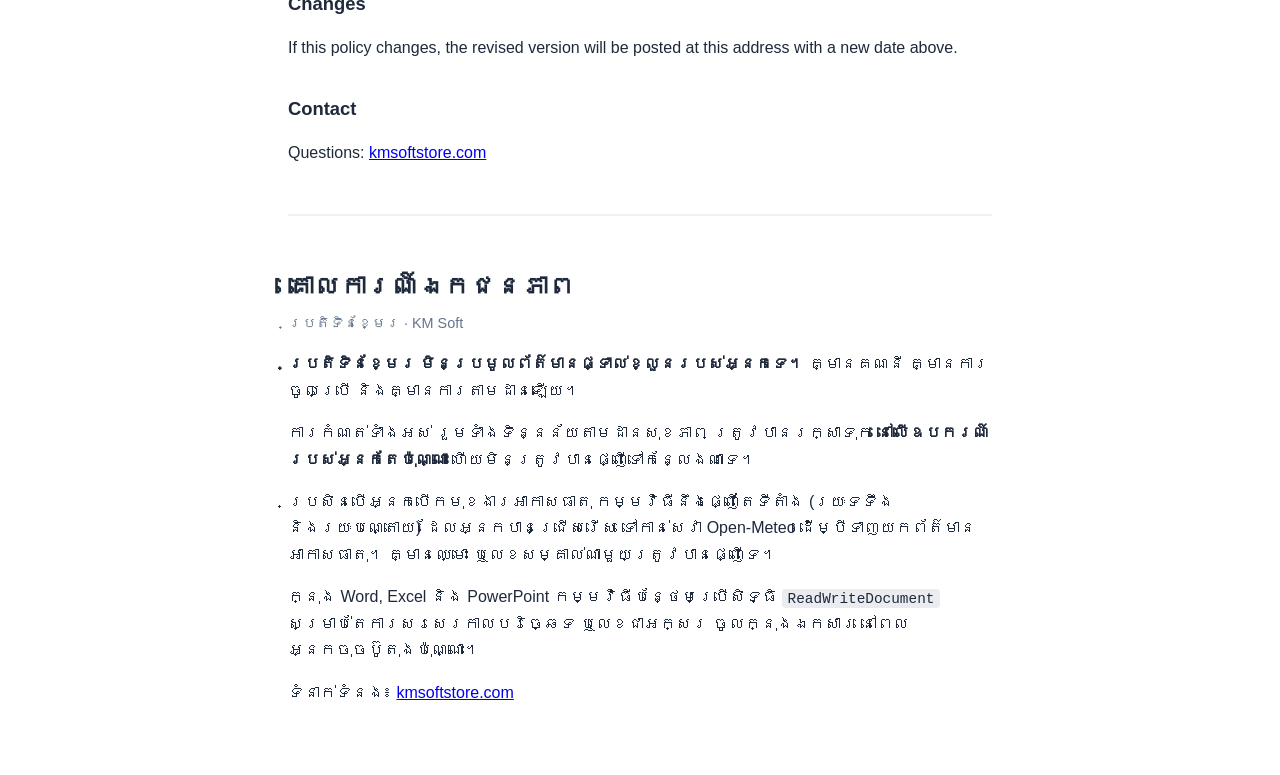
<file: privacy.html>
<!doctype html>
<html lang="en">
<head>
<meta charset="utf-8">
<meta name="viewport" content="width=device-width, initial-scale=1">
<title>Privacy Policy — Khmer Calendar</title>
<style>
  :root { color-scheme: light dark; }
  body { max-width: 44rem; margin: 0 auto; padding: 2rem 1.25rem 4rem;
         font: 16px/1.65 -apple-system, BlinkMacSystemFont, "Segoe UI", Roboto, sans-serif;
         color: #1e293b; background: #fff; }
  @media (prefers-color-scheme: dark) { body { color: #e2e8f0; background: #0f1117; } }
  h1 { font-size: 1.6rem; margin-bottom: .25rem; }
  h2 { font-size: 1.15rem; margin-top: 2rem; }
  .updated { color: #64748b; font-size: .9rem; margin-top: 0; }
  table { border-collapse: collapse; width: 100%; margin: 1rem 0; font-size: .95rem; }
  th, td { text-align: left; padding: .5rem .6rem; border-bottom: 1px solid #cbd5e133; vertical-align: top; }
  code { background: #64748b22; padding: .1rem .35rem; border-radius: 4px; font-size: .9em; }
  .kh { margin-top: 3rem; padding-top: 2rem; border-top: 2px solid #cbd5e155; }
</style>
</head>
<body>

<h1>Privacy Policy</h1>
<p class="updated">Khmer Calendar · KM Soft · last updated 18 August 2026</p>

<p><strong>Khmer Calendar does not collect your personal information.</strong>
There is no account, no sign-in, and no analytics or advertising of any kind. We
operate no server that receives your data.</p>

<h2>What is stored, and where</h2>

<p>Everything the app remembers is stored <strong>on your own device</strong>, in
your browser or Office task pane's local storage. None of it is transmitted to us
or to anyone else.</p>

<table>
  <tr><th>What</th><th>Stored as</th></tr>
  <tr><td>Language, theme, first day of week</td><td><code>kh-cal-lang</code>, <code>kh-cal-theme</code>, <code>kh-cal-startday</code></td></tr>
  <tr><td>The place name used in dates</td><td><code>kh-cal-place</code></td></tr>
  <tr><td>Your chosen weather location, and a short-lived copy of the last forecast</td><td><code>kh-cal-weather-location</code>, <code>kh-cal-weather-cache</code></td></tr>
  <tr><td>Health tracking entries, if you use that feature</td><td><code>kh-cal-health-profiles</code>, <code>kh-cal-health-profile-*</code></td></tr>
</table>

<h2>Health tracking</h2>

<p>The app includes an optional menstrual cycle tracker. Any dates you record are
<strong>held only on your device</strong> and are never uploaded, shared or
transmitted anywhere. We cannot see them, and neither can anyone else unless they
have access to your device.</p>

<p>Clearing your browser data, or removing the app, deletes these entries
permanently. There is no backup and no way for us to recover them.</p>

<h2>The one external request</h2>

<p>If you open the weather feature, the app sends the coordinates of the location
<em>you</em> chose to <a href="https://open-meteo.com/">Open-Meteo</a> in order to
retrieve a forecast. That request carries no name, no account and no identifier —
only a latitude and longitude. If you never open the weather feature, no external
request is made at all.</p>

<p>Open-Meteo is an independent service with its own privacy policy. If you would
rather not use it, simply do not open the weather tab; every other part of the app
works offline.</p>

<h2>Location</h2>

<p>If you ask the app to use your current location for weather, your device will
prompt you for permission first. The coordinates are used for that forecast and
kept on your device. You can decline, and instead type a city name.</p>

<h2>In Word, Excel and PowerPoint</h2>

<p>The add-in requests the <code>ReadWriteDocument</code> permission. This is used
for one purpose: to write a date or a number in words into the document at your
request, when you click a button. The add-in does not read your document, does not
send its contents anywhere, and does not retain anything from it.</p>

<h2>Children</h2>

<p>The app is a calendar and collects nothing, so it is suitable for all ages.</p>

<h2>Changes</h2>

<p>If this policy changes, the revised version will be posted at this address with
a new date above.</p>

<h2>Contact</h2>

<p>Questions: <a href="https://kmsoftstore.com">kmsoftstore.com</a></p>

<div class="kh">
<h1>គោលការណ៍ឯកជនភាព</h1>
<p class="updated">ប្រតិទិនខ្មែរ · KM Soft</p>

<p><strong>ប្រតិទិនខ្មែរ មិនប្រមូលព័ត៌មានផ្ទាល់ខ្លួនរបស់អ្នកទេ។</strong>
គ្មានគណនី គ្មានការចូលប្រើ និងគ្មានការតាមដានឡើយ។</p>

<p>ការកំណត់ទាំងអស់ រួមទាំងទិន្នន័យតាមដានសុខភាព ត្រូវបានរក្សាទុក
<strong>នៅលើឧបករណ៍របស់អ្នកតែប៉ុណ្ណោះ</strong> ហើយមិនត្រូវបានផ្ញើទៅកន្លែងណាទេ។</p>

<p>ប្រសិនបើអ្នកបើកមុខងារអាកាសធាតុ កម្មវិធីនឹងផ្ញើតែទីតាំង
(រយៈទទឹង និងរយៈបណ្តោយ) ដែលអ្នកបានជ្រើសរើស ទៅកាន់សេវា Open-Meteo
ដើម្បីទាញយកព័ត៌មានអាកាសធាតុ។ គ្មានឈ្មោះ ឬលេខសម្គាល់ណាមួយត្រូវបានផ្ញើទេ។</p>

<p>ក្នុង Word, Excel និង PowerPoint កម្មវិធីបន្ថែមប្រើសិទ្ធិ
<code>ReadWriteDocument</code> សម្រាប់តែការសរសេរកាលបរិច្ឆេទ ឬលេខជាអក្សរ
ចូលក្នុងឯកសារ នៅពេលអ្នកចុចប៊ូតុងប៉ុណ្ណោះ។</p>

<p>ទំនាក់ទំនង៖ <a href="https://kmsoftstore.com">kmsoftstore.com</a></p>
</div>

</body>
</html>
</file>
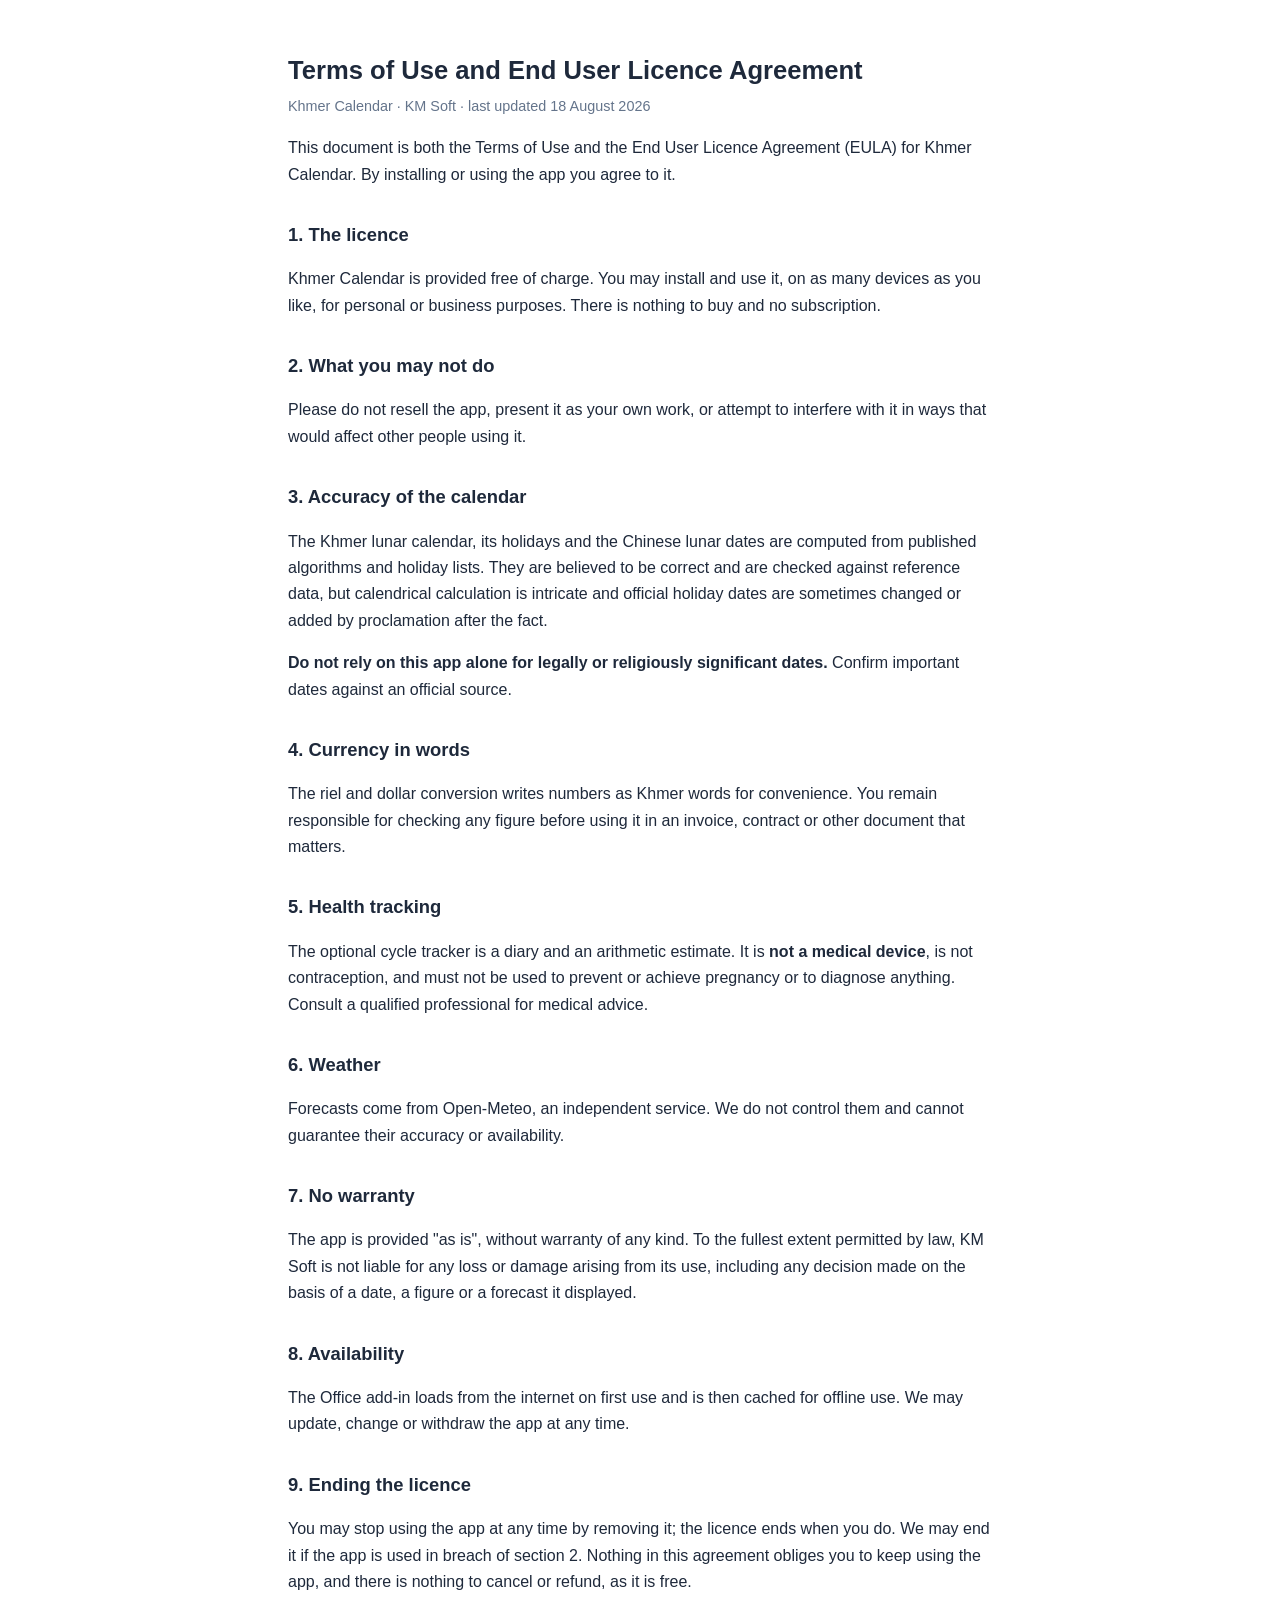
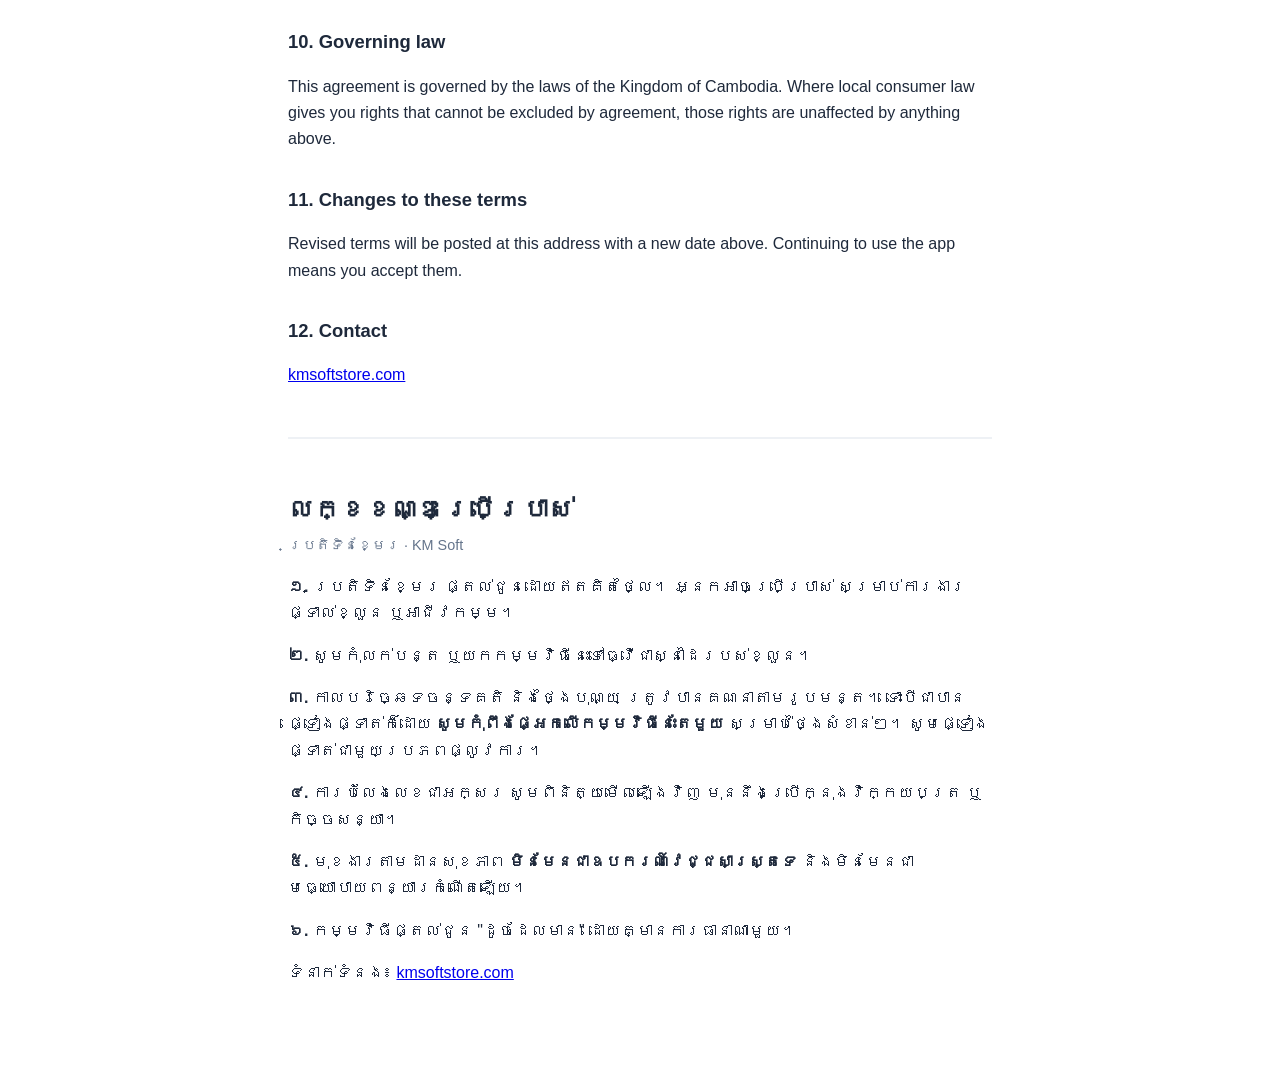
<file: terms.html>
<!doctype html>
<html lang="en">
<head>
<meta charset="utf-8">
<meta name="viewport" content="width=device-width, initial-scale=1">
<title>Terms of Use — Khmer Calendar</title>
<style>
  :root { color-scheme: light dark; }
  body { max-width: 44rem; margin: 0 auto; padding: 2rem 1.25rem 4rem;
         font: 16px/1.65 -apple-system, BlinkMacSystemFont, "Segoe UI", Roboto, sans-serif;
         color: #1e293b; background: #fff; }
  @media (prefers-color-scheme: dark) { body { color: #e2e8f0; background: #0f1117; } }
  h1 { font-size: 1.6rem; margin-bottom: .25rem; }
  h2 { font-size: 1.15rem; margin-top: 2rem; }
  .updated { color: #64748b; font-size: .9rem; margin-top: 0; }
  .kh { margin-top: 3rem; padding-top: 2rem; border-top: 2px solid #cbd5e155; }
</style>
</head>
<body>

<h1>Terms of Use and End User Licence Agreement</h1>
<p class="updated">Khmer Calendar · KM Soft · last updated 18 August 2026</p>

<p>This document is both the Terms of Use and the End User Licence Agreement
(EULA) for Khmer Calendar. By installing or using the app you agree to it.</p>

<h2>1. The licence</h2>
<p>Khmer Calendar is provided free of charge. You may install and use it, on as
many devices as you like, for personal or business purposes. There is nothing to
buy and no subscription.</p>

<h2>2. What you may not do</h2>
<p>Please do not resell the app, present it as your own work, or attempt to
interfere with it in ways that would affect other people using it.</p>

<h2>3. Accuracy of the calendar</h2>
<p>The Khmer lunar calendar, its holidays and the Chinese lunar dates are computed
from published algorithms and holiday lists. They are believed to be correct and
are checked against reference data, but calendrical calculation is intricate and
official holiday dates are sometimes changed or added by proclamation after the
fact.</p>
<p><strong>Do not rely on this app alone for legally or religiously significant
dates.</strong> Confirm important dates against an official source.</p>

<h2>4. Currency in words</h2>
<p>The riel and dollar conversion writes numbers as Khmer words for convenience.
You remain responsible for checking any figure before using it in an invoice,
contract or other document that matters.</p>

<h2>5. Health tracking</h2>
<p>The optional cycle tracker is a diary and an arithmetic estimate. It is
<strong>not a medical device</strong>, is not contraception, and must not be used
to prevent or achieve pregnancy or to diagnose anything. Consult a qualified
professional for medical advice.</p>

<h2>6. Weather</h2>
<p>Forecasts come from Open-Meteo, an independent service. We do not control them
and cannot guarantee their accuracy or availability.</p>

<h2>7. No warranty</h2>
<p>The app is provided "as is", without warranty of any kind. To the fullest
extent permitted by law, KM Soft is not liable for any loss or damage arising from
its use, including any decision made on the basis of a date, a figure or a
forecast it displayed.</p>

<h2>8. Availability</h2>
<p>The Office add-in loads from the internet on first use and is then cached for
offline use. We may update, change or withdraw the app at any time.</p>

<h2>9. Ending the licence</h2>
<p>You may stop using the app at any time by removing it; the licence ends when
you do. We may end it if the app is used in breach of section 2. Nothing in this
agreement obliges you to keep using the app, and there is nothing to cancel or
refund, as it is free.</p>

<h2>10. Governing law</h2>
<p>This agreement is governed by the laws of the Kingdom of Cambodia. Where local
consumer law gives you rights that cannot be excluded by agreement, those rights
are unaffected by anything above.</p>

<h2>11. Changes to these terms</h2>
<p>Revised terms will be posted at this address with a new date above. Continuing
to use the app means you accept them.</p>

<h2>12. Contact</h2>
<p><a href="https://kmsoftstore.com">kmsoftstore.com</a></p>

<div class="kh">
<h1>លក្ខខណ្ឌប្រើប្រាស់</h1>
<p class="updated">ប្រតិទិនខ្មែរ · KM Soft</p>

<p><strong>១.</strong> ប្រតិទិនខ្មែរ ផ្តល់ជូនដោយឥតគិតថ្លៃ។ អ្នកអាចប្រើប្រាស់
សម្រាប់ការងារផ្ទាល់ខ្លួន ឬអាជីវកម្ម។</p>

<p><strong>២.</strong> សូមកុំលក់បន្ត ឬយកកម្មវិធីនេះទៅធ្វើជាស្នាដៃរបស់ខ្លួន។</p>

<p><strong>៣.</strong> កាលបរិច្ឆេទចន្ទគតិ និងថ្ងៃបុណ្យ ត្រូវបានគណនាតាមរូបមន្ត។
ទោះបីជាបានផ្ទៀងផ្ទាត់ក៏ដោយ <strong>សូមកុំពឹងផ្អែកលើកម្មវិធីនេះតែមួយ</strong>
សម្រាប់ថ្ងៃសំខាន់ៗ។ សូមផ្ទៀងផ្ទាត់ជាមួយប្រភពផ្លូវការ។</p>

<p><strong>៤.</strong> ការបំលែងលេខជាអក្សរ សូមពិនិត្យមើលឡើងវិញ
មុននឹងប្រើក្នុងវិក្កយបត្រ ឬកិច្ចសន្យា។</p>

<p><strong>៥.</strong> មុខងារតាមដានសុខភាព <strong>មិនមែនជាឧបករណ៍វេជ្ជសាស្ត្រទេ</strong>
និងមិនមែនជាមធ្យោបាយពន្យារកំណើតឡើយ។</p>

<p><strong>៦.</strong> កម្មវិធីផ្តល់ជូន "ដូចដែលមាន" ដោយគ្មានការធានាណាមួយ។</p>

<p>ទំនាក់ទំនង៖ <a href="https://kmsoftstore.com">kmsoftstore.com</a></p>
</div>

</body>
</html>
</file>
<file: css/khmer-calendar.css>
/* ===== Khmer Calendar App — Professional Edition ===== */
@import url('https://fonts.googleapis.com/css2?family=Noto+Sans+Khmer:wght@300;400;500;600;700;800&display=swap');

:root {
  --kh-bg: #0a0c14;
  --kh-bg-subtle: #0f1220;
  --kh-card-bg: #141828;
  --kh-card-elevated: #1a2036;
  --kh-border: rgba(255,255,255,0.06);
  --kh-border-strong: rgba(255,255,255,0.1);
  --kh-text: #e2e6f0;
  --kh-text-secondary: #9aa0b8;
  --kh-text-muted: #636b85;
  --kh-primary: #5b9cf6;
  --kh-primary-glow: rgba(91,156,246,0.15);
  --kh-green: #34d399;
  --kh-green-glow: rgba(52,211,153,0.12);
  --kh-red: #f87171;
  --kh-gold: #d4a84a;
  --kh-font: 'Noto Sans Khmer', 'Khmer OS Siemreap', system-ui, -apple-system, sans-serif;
  --kh-radius: 12px;
  --kh-radius-lg: 16px;
  --kh-radius-xl: 20px;
  --kh-shadow-sm: 0 1px 3px rgba(0,0,0,0.3);
  --kh-shadow-md: 0 4px 16px rgba(0,0,0,0.35);
  --kh-shadow-lg: 0 8px 32px rgba(0,0,0,0.45);
  --kh-transition: cubic-bezier(0.4, 0, 0.2, 1);
  /* How much of the iPhone home-indicator inset to reserve below the footer.
     The inset is 34px but the indicator itself is only ~5px, so the full
     clearance reads as a large empty strip under the icons. Tune the
     multiplier: 1 = full Apple clearance, 0 = none (icons reach the very
     bottom edge, indicator may overlap them). */
  --kh-footer-safe: calc(env(safe-area-inset-bottom, 0px) * 0.5);
}

* { margin: 0; padding: 0; box-sizing: border-box; }

body {
  background: var(--kh-bg);
  color: var(--kh-text);
  font-family: var(--kh-font);
  min-height: 100vh;
  min-height: 100dvh;
  overflow: hidden;
  -webkit-tap-highlight-color: transparent;
  -webkit-font-smoothing: antialiased;
  -moz-osx-font-smoothing: grayscale;
  overscroll-behavior: none;
  -webkit-user-select: none;
  user-select: none;
  position: fixed;
  width: 100%;
  top: 0;
  left: 0;
}

/* ===== App Shell ===== */
.cal-app {
  max-width: 520px;
  margin: 0 auto;
  height: 100vh;
  height: 100dvh;
  display: flex;
  flex-direction: column;
  padding: 0 14px;
  /* Must reserve the footer's real height, which grows with the safe area:
     .cal-footer is fixed and sizes to max(56px, 50px + --kh-footer-safe), so a
     flat 60px under-reserved on a gesture-navigation phone and the fixed bar
     covered the bottom of the events card. .has-today-fab below already had
     the safe-area term; this base rule did not. */
  /* 56px is the footer's own height; the rest is clearance so the card's
     rounded bottom edge sits above the bar instead of running into it — with
     only the footer's height reserved the card met it flush and read as cut
     off, since card and footer share a background colour. */
  padding-bottom: calc(74px + var(--kh-footer-safe));
  position: relative;
}

/* ===== Slim Top Bar — logo on left, month/year pill on right ===== */
.cal-topbar {
  position: relative;
  padding: 38px 14px 10px;
  flex-shrink: 0;
  background:
    radial-gradient(120% 100% at 50% 0%, rgba(91,156,246,0.14) 0%, rgba(91,156,246,0.04) 35%, transparent 70%),
    linear-gradient(180deg, rgba(91,156,246,0.06) 0%, transparent 100%);
  border-radius: 0 0 22px 22px;
  margin: 0 -14px;
  overflow: hidden;
}
.cal-topbar--slim .cal-topbar-row {
  display: flex;
  align-items: center;
  justify-content: space-between;   /* logo left, month-title right */
  gap: 10px;
  width: 100%;
}
.cal-topbar--slim .cal-topbar-icon {
  flex-shrink: 0;
}
.cal-topbar--slim .cal-month-title {
  /* Override the centered pill — now sits inline on the right of the topbar.
     Tighter padding/typography since vertical space is limited. */
  margin: 0;
  padding: 6px 26px 6px 10px;
}
.cal-topbar--slim .cal-month-title::after {
  right: 10px;                  /* chevron closer to the right edge */
}
.cal-topbar--slim .cal-month-col {
  padding: 0 8px;
  font-size: 12px;
}
.cal-topbar--slim .cal-month-col.is-active {
  font-size: 14px;
}
.cal-topbar--slim .cal-month-year {
  font-size: 12px;
}
/* ===== Centered variant — logo + month/year select centered on one row ===== */
.cal-topbar--center .cal-topbar-row {
  justify-content: center;          /* logo + select grouped in the center */
  gap: 10px;
}

/* Legacy: brand text element is no longer rendered — keep CSS harmless
   in case any cached HTML still includes it. */
.cal-topbar-brand { display: none; }

/* ===== Today popup — slides up above the footer Today button when tapped ===== */
.cal-today-popup {
  position: fixed;
  left: 0;
  right: 0;
  /* Sit just above the footer bar (height 56px + iOS safe-area inset) */
  bottom: calc(56px + var(--kh-footer-safe));
  z-index: 500;
  pointer-events: none;
  display: flex;
  justify-content: center;
  padding: 0 14px;
}
.cal-today-popup.is-open { pointer-events: auto; }
.cal-today-popup.is-open .cal-today-popup-card {
  transform: translateY(0);
  opacity: 1;
}
.cal-today-popup-card {
  width: 100%;
  max-width: 520px;
  margin-bottom: 8px;
  padding: 14px 16px;
  background: var(--kh-card-elevated, rgba(20, 24, 40, 0.95));
  border: 1px solid var(--kh-border-strong, rgba(91,156,246,0.3));
  border-radius: 16px;
  box-shadow: 0 10px 40px rgba(0,0,0,0.45), 0 2px 0 rgba(91,156,246,0.08) inset;
  -webkit-backdrop-filter: blur(12px);
  backdrop-filter: blur(12px);
  transform: translateY(120%);
  opacity: 0;
  transition: transform 0.32s var(--kh-transition, cubic-bezier(0.4, 0, 0.2, 1)),
              opacity 0.25s ease-out;
}
.cal-today-popup-row {
  display: flex;
  align-items: center;
  gap: 12px;
}
.cal-today-popup-icon {
  width: 40px;
  height: 40px;
  border-radius: 50%;
  flex-shrink: 0;
  box-shadow: 0 4px 12px rgba(91,156,246,0.25);
}
.cal-today-popup-text {
  flex: 1;
  min-width: 0;
}
.cal-today-popup-text .cal-today-khmer {
  font-size: 13.5px;
  font-weight: 700;
  color: var(--kh-text);
  line-height: 1.4;
  letter-spacing: 0.2px;
}
.cal-today-popup-text .cal-today-greg {
  font-size: 11px;
  color: var(--kh-text-muted);
  font-weight: 500;
  letter-spacing: 0.6px;
  text-transform: uppercase;
  line-height: 1.3;
  margin-top: 3px;
}
.cal-today-popup-close {
  flex-shrink: 0;
  width: 30px;
  height: 30px;
  border-radius: 50%;
  border: 1px solid var(--kh-border);
  background: transparent;
  color: var(--kh-text-muted);
  font-size: 20px;
  line-height: 1;
  cursor: pointer;
  display: flex;
  align-items: center;
  justify-content: center;
  padding: 0;
  transition: background 0.15s, color 0.15s, border-color 0.15s;
}
.cal-today-popup-close:hover,
.cal-today-popup-close:active {
  background: rgba(91,156,246,0.12);
  border-color: rgba(91,156,246,0.3);
  color: var(--kh-text);
}
[data-theme="light"] .cal-today-popup-card {
  background: rgba(255, 255, 255, 0.95);
  border-color: rgba(0, 0, 0, 0.08);
  box-shadow: 0 10px 40px rgba(0,0,0,0.15);
}
.cal-topbar-glow {
  pointer-events: none;
  position: absolute;
  top: -40px;
  left: 50%;
  transform: translateX(-50%);
  width: 280px;
  height: 280px;
  background: radial-gradient(closest-side, rgba(91,156,246,0.22), transparent 70%);
  filter: blur(6px);
  z-index: 0;
}
.cal-topbar-row {
  position: relative;
  z-index: 1;
  display: flex;
  align-items: center;
  justify-content: center;
  gap: 12px;
  text-align: left;
}
.cal-topbar-icon {
  width: 40px;
  height: 40px;
  border-radius: 50%;
  /* A hairline ring only. The old blue glow was tuned for the previous logo
     and clashes with the red-and-cream mark. */
  box-shadow: 0 0 0 1px rgba(255,255,255,0.10);
  flex-shrink: 0;
}
.cal-topbar-text { display: flex; flex-direction: column; }
.cal-today-khmer {
  font-size: 14.5px;
  color: var(--kh-text);
  font-weight: 700;
  line-height: 1.45;
  letter-spacing: 0.2px;
}
.cal-today-greg {
  font-size: 11px;
  color: var(--kh-text-muted);
  line-height: 1.35;
  font-weight: 500;
  letter-spacing: 0.6px;
  text-transform: uppercase;
  margin-top: 2px;
}

/* ===== Month Navigation — title only (swipe grid for prev/next) ===== */
.cal-month-bar {
  display: flex;
  align-items: center;
  justify-content: center;
  padding: 14px 0 4px;
  flex-shrink: 0;
}
.cal-month-title {
  position: relative;
  display: inline-flex;
  align-items: center;
  gap: 14px;
  cursor: pointer;
  -webkit-tap-highlight-color: transparent;
  padding: 8px 36px 8px 22px;          /* extra right padding for chevron */
  border: 1px solid var(--kh-border);
  background: linear-gradient(180deg, rgba(91,156,246,0.10) 0%, rgba(91,156,246,0.02) 100%);
  border-radius: 999px;
  color: inherit;
  font-family: inherit;
  transition: transform .12s var(--kh-transition), background .2s var(--kh-transition), border-color .2s var(--kh-transition);
}
.cal-month-title::after {
  content: '';
  position: absolute;
  right: 14px;
  top: 50%;
  width: 6px; height: 6px;
  border-right: 1.6px solid var(--kh-text-secondary);
  border-bottom: 1.6px solid var(--kh-text-secondary);
  transform: translateY(-65%) rotate(45deg);
  opacity: 0.7;
}
.cal-month-title:hover,
.cal-month-title:active {
  background: linear-gradient(180deg, rgba(91,156,246,0.18) 0%, rgba(91,156,246,0.05) 100%);
  border-color: rgba(91,156,246,0.3);
  transform: scale(0.985);
}

/* Four-column tri-language + year layout */
.cal-month-col {
  font-size: 14px;
  font-weight: 500;
  color: var(--kh-text-muted);
  opacity: 0.55;
  line-height: 1.2;
  white-space: nowrap;
  padding: 0 12px;
  transition: opacity 0.2s, color 0.2s;
}
.cal-month-col + .cal-month-col {
  border-left: 1px solid var(--kh-border);
}
.cal-month-col.is-active {
  color: var(--kh-text);
  opacity: 1;
  font-weight: 700;
  font-size: 16px;
}
.cal-month-en.is-active { color: var(--kh-primary); }
.cal-month-year {
  font-family: ui-monospace, "SF Mono", Consolas, monospace;
  font-weight: 600;
  letter-spacing: 0.5px;
  color: var(--kh-text);
  opacity: 0.85;
}

/* Tighten gap on the pill since we now have internal dividers */
.cal-month-title {
  gap: 0;
  padding: 8px 32px 8px 14px;
}

/* Legacy classes still referenced by older code paths — keep as no-op */
.cal-month-khmer, .cal-month-greg, .cal-month-side, .cal-month-center { display: none; }

/* ===== Lunar Info ===== */
.cal-lunar-info {
  text-align: center;
  font-size: 11.5px;
  color: var(--kh-text-secondary);
  padding: 6px 12px 10px;
  margin: 0 -4px;
  border-bottom: 1px solid var(--kh-border);
  flex-shrink: 0;
  font-weight: 400;
  letter-spacing: 0.2px;
}

/* ===== Weekday Headers ===== */
.cal-weekdays {
  display: grid;
  grid-template-columns: repeat(7, 1fr);
  text-align: center;
  padding: 10px 0 6px;
  flex-shrink: 0;
}
.cal-wh {
  font-size: 11px;
  color: var(--kh-text-muted);
  font-weight: 600;
  padding: 4px 0;
  text-transform: uppercase;
  letter-spacing: 0.3px;
}
.cal-wh.sun { color: var(--kh-red); opacity: 0.8; }
.cal-wh.sat { color: var(--kh-primary); opacity: 0.8; }

/* ===== Calendar Grid ===== */
.cal-grid {
  display: grid;
  grid-template-columns: repeat(7, 1fr);
  /* 1fr === minmax(auto, 1fr): rows share the leftover height so the grid
     fills the screen, while each cell's min-height still acts as the floor. */
  grid-auto-rows: 1fr;
  gap: 3px;
  flex: 1;
  align-content: stretch;
  padding: 2px 0 8px;
  touch-action: pan-y;
}

.cal-cell {
  display: flex;
  flex-direction: column;
  align-items: center;
  justify-content: center;
  padding: 5px 2px;
  border-radius: 10px;
  cursor: pointer;
  min-height: 60px;
  transition: all .15s var(--kh-transition);
  -webkit-tap-highlight-color: transparent;
  border: 1.5px solid transparent;
  position: relative;
  /* Faint surface so cells read as cards; the light theme overrides this
     with an opaque white further down. */
  background: rgba(255,255,255,0.025);
  box-shadow: inset 0 0 0 1px rgba(255,255,255,0.04);
}
.cal-cell:active {
  background: rgba(255,255,255,0.04);
  transform: scale(0.95);
}

.cal-gday {
  font-size: 17px;
  font-weight: 700;
  color: var(--kh-text);
  line-height: 1.15;
  letter-spacing: 0.2px;
}
.cal-kday {
  font-size: 10.5px;
  font-weight: 500;
  color: var(--kh-text-secondary);
  line-height: 1.25;
  white-space: nowrap;
  margin-top: 1px;
}
.cal-cday {
  font-size: 9.5px;
  color: rgba(212,168,74,0.6);
  line-height: 1.2;
  white-space: nowrap;
  font-weight: 400;
}
.cal-cday.cn-first {
  color: var(--kh-gold);
  font-weight: 600;
}

/* Day type colors — weekend tint applies to the prominent Gregorian number */
.cal-cell.sun .cal-gday { color: var(--kh-red); }
.cal-cell.sun .cal-kday { color: rgba(248,113,113,0.7); }
.cal-cell.sat .cal-gday { color: var(--kh-primary); }
.cal-cell.sat .cal-kday { color: rgba(91,156,246,0.7); }
.cal-cell.keit .cal-kday { color: var(--kh-green); }
.cal-cell.roc  .cal-kday { color: var(--kh-primary); }
.cal-cell.sun.keit .cal-kday,
.cal-cell.sun.roc  .cal-kday { color: rgba(248,113,113,0.7); }
.cal-cell.sat.keit .cal-kday,
.cal-cell.sat.roc  .cal-kday { color: rgba(91,156,246,0.7); }

/* Outside month */
.cal-cell.outside { opacity: 0.22; }

/* Holidays — red dot in top-right corner + red Gregorian number
   Used for official public holidays (fixed dates + Pchum Ben days 14/15/16). */
.cal-cell.holiday .cal-gday { color: var(--kh-red); }
.cal-cell.holiday::after {
  content: '';
  position: absolute;
  top: 4px;
  right: 5px;
  width: 5px;
  height: 5px;
  border-radius: 50%;
  background: var(--kh-red);
  box-shadow: 0 0 4px rgba(248,113,113,0.5);
}
.cal-cell.holiday.outside::after { opacity: 0.4; }

/* Cultural observance days — gold/saffron (NOT red), distinct from public
   holidays. Used for Pchum Ben preliminary days 1-13 (កាន់បិណ្ឌ) and any
   future lunar festival days that are observed but not rest days. */
.cal-cell.observance .cal-gday { color: #e8b25c; }      /* saffron-gold */
.cal-cell.observance::after {
  content: '';
  position: absolute;
  top: 4px;
  right: 5px;
  width: 5px;
  height: 5px;
  border-radius: 50%;
  background: #e8b25c;
  box-shadow: 0 0 4px rgba(232,178,92,0.5);
}
.cal-cell.observance.outside::after { opacity: 0.4; }

/* Today */
.cal-cell.today {
  background: var(--kh-green-glow);
  border-color: var(--kh-green);
  box-shadow: 0 0 12px rgba(52,211,153,0.15), inset 0 0 8px rgba(52,211,153,0.05);
}
.cal-cell.today .cal-kday { color: var(--kh-green); font-weight: 700; }
.cal-cell.today .cal-gday { color: rgba(52,211,153,0.7) !important; }
.cal-cell.today .cal-cday { color: rgba(52,211,153,0.6); }

/* Selected */
.cal-cell.selected {
  background: var(--kh-primary-glow);
  border-color: var(--kh-primary);
  box-shadow: 0 0 12px rgba(91,156,246,0.15), inset 0 0 8px rgba(91,156,246,0.05);
}
.cal-cell.selected .cal-kday { color: #fff; font-weight: 700; }
.cal-cell.selected .cal-gday { color: rgba(255,255,255,0.6); }

/* ===== Today Button (hidden, replaced by footer) ===== */
/* Floating "jump to today" pill. _renderCalendar() flips display to 'block'
   inline whenever the visible month is not the current one, so everything
   else here has to make it look right the moment it appears. */
.cal-today-btn {
  display: none;
  position: fixed;
  left: 50%;
  bottom: calc(68px + var(--kh-footer-safe));
  transform: translateX(-50%);
  z-index: 300;
  padding: 10px 24px;
  border: none;
  border-radius: 999px;
  background: var(--kh-primary);
  color: #fff;
  font-family: var(--kh-font);
  font-size: 13px;
  font-weight: 600;
  letter-spacing: 0.2px;
  line-height: 1.35;
  white-space: nowrap;
  cursor: pointer;
  box-shadow: 0 4px 16px rgba(91,156,246,0.35);
  -webkit-tap-highlight-color: transparent;
  transition: box-shadow .2s var(--kh-transition);
}

.cal-today-btn:active {
  transform: translateX(-50%) scale(0.96);
}

/* While the pill is on screen the grid must end above it, not behind it.
   _renderCalendar() adds this class whenever the pill is shown.
   Higher specificity than .cal-app, so it wins over the base padding and
   over the iOS safe-area override below. */
.cal-app.has-today-fab {
  padding-bottom: calc(114px + var(--kh-footer-safe));
}

/* The floating Today pill reserves 114px, which on a short screen leaves less
   than the grid's min-content plus the card's normal floor — the two then
   overflow and the pill lands on top of the card. The card gives way while the
   pill is on screen; its body scrolls, so nothing is lost, and the grid keeps
   its floor because shrinking that would push rows over the card instead. */
/* With the pill on screen the column is ~40px tighter, which is more than the
   grid alone can give back, so the card's floor drops to about one row. */
.cal-app.has-today-fab .month-events {
  min-height: 72px;
}

/* ===== Month / Year Picker Overlay ===== */
.cal-picker-overlay {
  position: fixed;
  inset: 0;
  z-index: 80;
  background: rgba(0,0,0,.6);
  -webkit-backdrop-filter: blur(6px);
  backdrop-filter: blur(6px);
  display: flex;
  align-items: center;
  justify-content: center;
  opacity: 0;
  pointer-events: none;
  transition: opacity .25s var(--kh-transition);
}
.cal-picker-overlay.open {
  opacity: 1;
  pointer-events: auto;
}
.cal-picker-panel {
  background: var(--kh-card-elevated);
  border: 1px solid var(--kh-border);
  border-radius: var(--kh-radius-xl);
  padding: 20px;
  width: 340px;
  max-width: 92vw;
  box-shadow: var(--kh-shadow-lg);
}
.pick-header {
  display: flex;
  align-items: center;
  justify-content: space-between;
  margin-bottom: 16px;
}
.pick-year-label {
  font-size: 16px;
  font-weight: 700;
  color: var(--kh-primary);
  cursor: pointer;
  -webkit-tap-highlight-color: transparent;
  padding: 4px 8px;
  border-radius: 8px;
  transition: background .15s;
}
.pick-year-label:active { background: var(--kh-primary-glow); }
.pick-nav {
  background: var(--kh-card-bg);
  border: 1px solid var(--kh-border);
  color: var(--kh-text-secondary);
  font-size: 13px;
  cursor: pointer;
  padding: 8px 16px;
  border-radius: 10px;
  transition: all .15s var(--kh-transition);
}
.pick-nav:hover, .pick-nav:active {
  background: var(--kh-primary-glow);
  color: var(--kh-primary);
}
.pick-grid {
  display: grid;
  grid-template-columns: repeat(3, 1fr);
  gap: 8px;
}
.pick-cell {
  text-align: center;
  padding: 12px 4px;
  border-radius: var(--kh-radius);
  cursor: pointer;
  transition: all .15s var(--kh-transition);
  border: 1px solid transparent;
  background: transparent;
}
.pick-cell:hover { background: rgba(255,255,255,0.04); }
.pick-cell:active { transform: scale(0.96); }
.pick-cell.today {
  border-color: var(--kh-primary);
  background: var(--kh-primary-glow);
}
.pick-cell.selected {
  background: linear-gradient(135deg, var(--kh-primary) 0%, #7bb5f8 100%);
  color: #000;
  border-color: transparent;
  box-shadow: 0 2px 12px rgba(91,156,246,0.3);
}
.pick-cell.selected .pick-cell-km { color: #000; }
.pick-cell.selected .pick-cell-en { color: rgba(0,0,0,0.6); }
.pick-cell-km {
  font-size: 14px;
  font-weight: 600;
  color: var(--kh-text);
}
.pick-cell-en {
  font-size: 10px;
  color: var(--kh-text-muted);
  margin-top: 3px;
  font-weight: 400;
  letter-spacing: 0.3px;
}
.pick-grid-years { grid-template-columns: repeat(3, 1fr); }

/* ===== Day Detail Bottom Sheet ===== */
.cal-detail {
  position: fixed;
  bottom: 0;
  left: 0;
  right: 0;
  background: var(--kh-card-elevated);
  border-top: 1px solid var(--kh-border-strong);
  border-radius: var(--kh-radius-xl) var(--kh-radius-xl) 0 0;
  padding: 0 24px 24px;
  transform: translateY(100%);
  transition: transform .35s var(--kh-transition);
  z-index: 200;
  max-width: 520px;
  margin: 0 auto;
  box-shadow: 0 -8px 32px rgba(0,0,0,0.5);
  -webkit-backdrop-filter: blur(20px);
  backdrop-filter: blur(20px);
}
.cal-detail.open {
  transform: translateY(0);
}
.cal-detail-handle {
  width: 40px;
  height: 4px;
  background: rgba(255,255,255,0.18);
  border-radius: 2px;
  margin: 12px auto 16px;
  cursor: pointer;
  position: relative;
}
.cal-detail-handle::before {
  content: '';
  position: absolute;
  inset: -14px -40px;
}
[data-theme="light"] .cal-detail-handle {
  background: rgba(0,0,0,0.18);
}

.detail-main {
  display: flex;
  align-items: center;
  gap: 18px;
  margin-bottom: 14px;
}
.detail-left {
  display: flex;
  flex-direction: column;
  align-items: center;
  min-width: 60px;
}
.detail-kday-big {
  font-size: 44px;
  font-weight: 800;
  color: var(--kh-primary);
  line-height: 1;
  min-width: 60px;
  text-align: center;
  text-shadow: 0 2px 12px rgba(91,156,246,0.2);
}
.detail-gday {
  font-size: 13px;
  color: var(--kh-text-muted);
  line-height: 1;
  min-width: 60px;
  text-align: center;
  margin-top: 4px;
}
.detail-info { flex: 1; }
.detail-khmer-date {
  font-size: 15px;
  color: var(--kh-green);
  font-weight: 600;
  margin-bottom: 3px;
  line-height: 1.4;
}
.detail-year {
  font-size: 12px;
  color: var(--kh-text-secondary);
  margin-top: 2px;
  line-height: 1.4;
}
.detail-weekday {
  font-size: 11px;
  color: var(--kh-text-muted);
  margin-top: 4px;
  letter-spacing: 0.3px;
  text-transform: uppercase;
  font-weight: 500;
}
.detail-full {
  font-size: 13px;
  color: var(--kh-text);
  line-height: 1.7;
  padding: 8px 0;
  border-top: 1px solid var(--kh-border);
}
.detail-greg {
  color: var(--kh-text-muted);
  font-size: 12px;
  border-top: none;
  padding-top: 0;
}
.detail-chinese {
  color: var(--kh-gold);
  font-size: 13px;
}

/* ----- Daily Block (astrology + reminders) in the detail panel ----- */
.detail-daily {
  margin-top: 14px;
  padding: 12px 14px 14px;
  background: var(--kh-card-bg-soft, rgba(91,156,246,0.04));
  border: 1px solid var(--kh-border);
  border-radius: var(--kh-radius);
}
.detail-daily-title {
  font-size: 11px;
  font-weight: 700;
  letter-spacing: 1px;
  text-transform: uppercase;
  color: var(--kh-text-secondary);
  margin-bottom: 10px;
}
.db-group {
  margin-bottom: 10px;
}
.db-group:last-child { margin-bottom: 0; }
.db-group-label {
  font-size: 10.5px;
  font-weight: 600;
  letter-spacing: 0.5px;
  color: var(--kh-primary);
  text-transform: uppercase;
  margin-bottom: 5px;
  opacity: 0.85;
}
.db-row {
  display: flex;
  align-items: flex-start;
  gap: 8px;
  padding: 5px 0;
  font-size: 13px;
  line-height: 1.4;
  color: var(--kh-text);
}
.db-row-icon {
  flex-shrink: 0;
  width: 18px;
  text-align: center;
  font-size: 14px;
  line-height: 1.4;
}
.db-row-text { flex: 1; }
.db-row--astro-good { color: var(--kh-green, #4ade80); }
.db-row--astro-bad  { color: var(--kh-amber, #fbbf24); }
.db-row--salary { color: var(--kh-text); }
.db-row--bills  { color: var(--kh-text); }
.db-row--school { color: var(--kh-text); }
[data-theme="light"] .detail-daily {
  background: rgba(91,156,246,0.05);
}

/* Daily block (astrology + recurring reminders) inside the day detail */
.detail-daily {
  margin-top: 14px;
  padding: 12px 14px;
  background: rgba(91,156,246,0.05);
  border: 1px solid rgba(91,156,246,0.18);
  border-radius: var(--kh-radius);
}
.detail-daily-title {
  font-size: 11px;
  font-weight: 700;
  letter-spacing: 1.2px;
  text-transform: uppercase;
  color: var(--kh-primary);
  margin-bottom: 8px;
}
.db-group + .db-group { margin-top: 10px; }
.db-group-label {
  font-size: 11px;
  color: var(--kh-text-muted);
  margin-bottom: 4px;
  font-weight: 600;
}
.db-row {
  display: flex;
  align-items: flex-start;
  gap: 8px;
  padding: 3px 0;
  font-size: 13px;
  line-height: 1.5;
  color: var(--kh-text);
}
.db-row-icon {
  flex-shrink: 0;
  width: 18px;
  text-align: center;
  font-size: 13px;
}
.db-row-text { flex: 1; }
.db-row--astro-good .db-row-text { color: var(--kh-green); }
.db-row--astro-bad  .db-row-text { color: var(--kh-orange, #f5b860); }
.db-row--salary .db-row-text { color: var(--kh-green); font-weight: 500; }
.db-row--bills  .db-row-text { color: var(--kh-text); }
.db-row--school .db-row-text { color: var(--kh-primary); }
[data-theme="light"] .detail-daily {
  background: rgba(59,125,230,0.05);
  border-color: rgba(59,125,230,0.2);
}

/* Public-holiday block inside the day detail */
.detail-holiday {
  background: rgba(248,113,113,0.08);
  border: 1px solid rgba(248,113,113,0.25);
  border-radius: var(--kh-radius);
  padding: 10px 12px;
  margin: 6px 0 10px;
}
.detail-holiday-item {
  color: var(--kh-red);
  font-size: 13px;
  font-weight: 600;
  line-height: 1.45;
}
.detail-holiday-item + .detail-holiday-item { margin-top: 4px; }
[data-theme="light"] .detail-holiday {
  background: rgba(217,68,68,0.07);
  border-color: rgba(217,68,68,0.3);
}

/* Observance variant — gold/saffron, used for Pchum Ben days 1-13
   and other cultural festival days that are not official rest days. */
.detail-holiday--observance {
  background: rgba(232,178,92,0.10);
  border-color: rgba(232,178,92,0.30);
}
.detail-holiday--observance .detail-holiday-item { color: #e8b25c; }
[data-theme="light"] .detail-holiday--observance {
  background: rgba(180,130,40,0.08);
  border-color: rgba(180,130,40,0.30);
}
[data-theme="light"] .detail-holiday--observance .detail-holiday-item {
  color: #b48228;
}

/* ===== Toast ===== */
.toast-container {
  position: fixed;
  top: 16px;
  right: 16px;
  z-index: 99999;
  display: flex;
  flex-direction: column;
  gap: 8px;
}
.toast {
  background: var(--kh-card-elevated);
  color: var(--kh-text);
  border: 1px solid var(--kh-border-strong);
  border-radius: var(--kh-radius);
  padding: 12px 18px;
  font-size: 13px;
  line-height: 1.5;
  box-shadow: var(--kh-shadow-md);
  animation: toastIn .35s var(--kh-transition);
  font-family: var(--kh-font);
  -webkit-backdrop-filter: blur(12px);
  backdrop-filter: blur(12px);
}
@keyframes toastIn {
  from { opacity: 0; transform: translateY(-12px) scale(0.95); }
  to { opacity: 1; transform: translateY(0) scale(1); }
}

/* ===== Women's Health Tracker ===== */

/* Period history list inside the Health overlay */
.health-period-history {
  display: flex;
  flex-direction: column;
  gap: 4px;
}
.health-period-empty {
  font-size: 12px;
  color: var(--kh-text-secondary);
  padding: 8px 0;
  text-align: center;
  font-style: italic;
}
.health-period-row {
  display: flex;
  align-items: center;
  gap: 8px;
  padding: 8px 10px;
  border: 1px solid var(--kh-border);
  border-radius: var(--kh-radius);
  background: rgba(255,255,255,0.02);
}
.health-period-dot {
  width: 8px;
  height: 8px;
  border-radius: 50%;
  background: #f04e7a;
  box-shadow: 0 0 4px rgba(240,78,122,0.5);
  flex-shrink: 0;
}
.health-period-dates {
  flex: 1;
  font-size: 13px;
  color: var(--kh-text);
  font-family: ui-monospace, "SF Mono", Consolas, monospace;
}
.health-period-action {
  width: 28px;
  height: 28px;
  border: 1px solid var(--kh-border);
  background: transparent;
  border-radius: 6px;
  color: var(--kh-text-secondary);
  cursor: pointer;
  display: inline-flex;
  align-items: center;
  justify-content: center;
  padding: 0;
  transition: background 0.15s, color 0.15s, border-color 0.15s;
}
.health-period-action:hover { background: rgba(91,156,246,0.1); color: var(--kh-primary); border-color: var(--kh-primary); }
.health-period-action--danger:hover { background: rgba(240,78,122,0.1); color: #f04e7a; border-color: #f04e7a; }

/* Reset all data — destructive button */
.health-reset-btn {
  display: flex;
  align-items: center;
  justify-content: center;
  gap: 8px;
  width: 100%;
  padding: 10px 12px;
  background: rgba(240,78,122,0.08);
  color: #f04e7a;
  border: 1px solid rgba(240,78,122,0.25);
  border-radius: var(--kh-radius);
  font-size: 13px;
  font-weight: 600;
  cursor: pointer;
  transition: background 0.15s;
}
.health-reset-btn:hover { background: rgba(240,78,122,0.15); }

[data-theme="light"] .health-period-row {
  background: rgba(0,0,0,0.02);
}
[data-theme="light"] .health-reset-btn {
  background: rgba(240,78,122,0.06);
}

/* ===== Weather overlay ===== */
.cal-weather-panel .settings-title {
  display: inline-flex;
  align-items: center;
  gap: 8px;
}
.weather-title-icon { font-size: 18px; }

.weather-location-bar {
  display: flex;
  gap: 8px;
  padding: 10px 16px 4px;
  align-items: center;
}
.weather-city-select {
  flex: 1;
  min-width: 0;
  padding: 8px 10px;
  border: 1px solid var(--kh-border);
  background: var(--kh-card-bg);
  color: var(--kh-text);
  border-radius: var(--kh-radius);
  font-family: inherit;
  font-size: 13px;
}
.weather-gps-btn {
  display: inline-flex;
  align-items: center;
  gap: 5px;
  padding: 8px 12px;
  border: 1px solid var(--kh-border);
  background: rgba(91,156,246,0.08);
  color: var(--kh-primary);
  border-radius: var(--kh-radius);
  font-family: inherit;
  font-size: 12px;
  font-weight: 600;
  cursor: pointer;
  white-space: nowrap;
}
.weather-gps-btn:hover { background: rgba(91,156,246,0.15); }

/* Current conditions card */
.weather-current {
  margin: 8px 16px 4px;
  padding: 16px;
  background:
    radial-gradient(120% 100% at 0% 0%, rgba(91,156,246,0.18) 0%, rgba(91,156,246,0.02) 50%, transparent 80%),
    linear-gradient(180deg, rgba(91,156,246,0.08) 0%, rgba(91,156,246,0.02) 100%);
  border: 1px solid rgba(91,156,246,0.22);
  border-radius: 18px;
  min-height: 110px;
}
.weather-current-row {
  display: flex;
  align-items: center;
  gap: 14px;
  flex-wrap: wrap;
}
.weather-current-icon { font-size: 52px; line-height: 1; }
.weather-current-info { flex: 1; min-width: 120px; }
.weather-current-temp {
  font-size: 38px;
  font-weight: 700;
  color: var(--kh-text);
  line-height: 1;
}
.weather-current-cond {
  font-size: 14px;
  color: var(--kh-primary);
  font-weight: 600;
  margin-top: 4px;
}
.weather-current-loc {
  font-size: 12px;
  color: var(--kh-text-secondary);
  margin-top: 4px;
}
.weather-current-extra {
  display: flex;
  flex-direction: column;
  gap: 4px;
  font-size: 12px;
  color: var(--kh-text);
  margin-left: auto;
  text-align: right;
}
.weather-extra-label {
  color: var(--kh-text-muted);
  font-weight: 500;
  margin-right: 3px;
}

/* Loading + error states */
.weather-loading {
  display: flex;
  align-items: center;
  gap: 8px;
  color: var(--kh-text-secondary);
  font-size: 13px;
}
.weather-spinner {
  width: 16px;
  height: 16px;
  border: 2px solid rgba(91,156,246,0.2);
  border-top-color: var(--kh-primary);
  border-radius: 50%;
  animation: wx-spin 0.9s linear infinite;
  display: inline-block;
}
@keyframes wx-spin { to { transform: rotate(360deg); } }
.weather-error {
  color: var(--kh-red, #f87171);
  font-size: 13px;
  text-align: center;
  padding: 14px;
}

/* Hourly strip — horizontally scrollable */
.weather-section {
  padding: 8px 16px 4px;
}
.weather-section-label {
  font-size: 11px;
  font-weight: 700;
  text-transform: uppercase;
  letter-spacing: 1.5px;
  color: var(--kh-primary);
  margin-bottom: 8px;
}
.weather-hourly {
  display: flex;
  gap: 6px;
  overflow-x: auto;
  padding-bottom: 4px;
}
.weather-hourly::-webkit-scrollbar { height: 4px; }
.weather-hourly::-webkit-scrollbar-thumb { background: var(--kh-border); border-radius: 2px; }
.weather-hour {
  flex-shrink: 0;
  width: 56px;
  padding: 8px 0;
  border-radius: 12px;
  text-align: center;
  background: rgba(91,156,246,0.04);
  border: 1px solid var(--kh-border);
}
.weather-hour.is-now {
  background: rgba(91,156,246,0.16);
  border-color: rgba(91,156,246,0.4);
}
.weather-hour-time {
  font-size: 10.5px;
  color: var(--kh-text-secondary);
  font-family: ui-monospace, "SF Mono", Consolas, monospace;
}
.weather-hour-icon { font-size: 22px; line-height: 1; margin: 3px 0; }
.weather-hour-temp {
  font-size: 13px;
  font-weight: 700;
  color: var(--kh-text);
}

/* 7-day forecast list */
.weather-daily {
  display: flex;
  flex-direction: column;
  gap: 4px;
}
.weather-day {
  display: grid;
  grid-template-columns: 60px 30px 1fr auto;
  align-items: center;
  gap: 10px;
  padding: 8px 10px;
  background: rgba(91,156,246,0.03);
  border: 1px solid var(--kh-border);
  border-radius: var(--kh-radius);
  font-size: 13px;
}
.weather-day-name {
  font-weight: 600;
  color: var(--kh-text);
}
.weather-day-icon { font-size: 18px; line-height: 1; text-align: center; }
.weather-day-cond { color: var(--kh-text-secondary); font-size: 12px; }
.weather-day-range { white-space: nowrap; }
.weather-day-max { color: var(--kh-red, #f87171); font-weight: 600; }
.weather-day-sep { color: var(--kh-text-muted); margin: 0 4px; }
.weather-day-min { color: var(--kh-primary); font-weight: 600; }

.weather-credit {
  text-align: center;
  font-size: 10.5px;
  color: var(--kh-text-muted);
  padding: 14px 0 4px;
  font-style: italic;
}

[data-theme="light"] .weather-hour { background: rgba(0,0,0,0.02); }
[data-theme="light"] .weather-day  { background: rgba(0,0,0,0.02); }

/* Footer button: weather (orange/amber accent) */
.cal-footer-btn--weather:active,
.cal-footer-btn--weather:hover { color: #f5b860; }

/* Events overlay — full-year holiday list grouped by month */
.cal-events-panel .settings-title {
  display: inline-flex;
  align-items: center;
  gap: 8px;
}
.events-year {
  font-family: ui-monospace, "SF Mono", Consolas, monospace;
  font-size: 13px;
  color: var(--kh-text-secondary);
  margin-left: 4px;
}
.events-year-bar {
  display: flex;
  align-items: center;
  justify-content: center;
  gap: 16px;
  padding: 4px 0 12px;
}
.events-year-btn {
  width: 32px; height: 32px;
  border-radius: 50%;
  border: 1px solid var(--kh-border);
  background: transparent;
  color: var(--kh-text-secondary);
  cursor: pointer;
  font-size: 13px;
}
.events-year-btn:hover { background: rgba(91,156,246,0.1); color: var(--kh-primary); border-color: var(--kh-primary); }
.events-year-label {
  font-size: 18px;
  font-weight: 700;
  color: var(--kh-primary);
  font-family: ui-monospace, "SF Mono", Consolas, monospace;
  min-width: 64px;
  text-align: center;
}
.events-list {
  max-height: 60vh;
  overflow-y: auto;
}
.events-month {
  margin-bottom: 14px;
}
.events-month:last-child { margin-bottom: 0; }
.events-month-label {
  font-size: 11px;
  font-weight: 700;
  letter-spacing: 1.5px;
  text-transform: uppercase;
  color: var(--kh-primary);
  padding-bottom: 6px;
  border-bottom: 1px solid var(--kh-border);
  margin-bottom: 6px;
}
.events-row {
  display: flex;
  align-items: center;
  gap: 10px;
  padding: 6px 8px;
  font-size: 13px;
  line-height: 1.4;
  color: var(--kh-text);
  border-radius: 8px;
  transition: background 0.15s;
}
.events-row--observance .events-name { color: #e8b25c; }

/* Today — highlighted row with primary tint + a pulsing halo on the dot.
   The halo is a positioned ::before pseudo-element so the animation uses
   GPU-friendly opacity+transform instead of paint-heavy box-shadow. */
.events-row--today {
  background: linear-gradient(90deg, rgba(91,156,246,0.15) 0%, rgba(91,156,246,0.05) 100%);
  border-left: 3px solid var(--kh-primary);
  padding-left: 9px;
}
.events-row--today .events-dot { position: relative; }
.events-row--today .events-dot::before {
  content: '';
  position: absolute;
  inset: -4px;
  border-radius: 50%;
  background: var(--kh-primary);
  opacity: 0.35;
  z-index: -1;
  animation: events-today-pulse 2s ease-in-out infinite;
  will-change: opacity, transform;
}
@keyframes events-today-pulse {
  0%, 100% { opacity: 0.25; transform: scale(1.0); }
  50%      { opacity: 0.55; transform: scale(1.5); }
}
.events-today-badge {
  flex-shrink: 0;
  padding: 2px 8px;
  border-radius: 999px;
  background: var(--kh-primary);
  color: #ffffff;
  font-size: 10.5px;
  font-weight: 700;
  letter-spacing: 0.4px;
  text-transform: uppercase;
}

/* Past — dimmed */
.events-row--past { opacity: 0.5; }
.events-row--past .events-dot { box-shadow: none; }
.events-dot {
  width: 8px;
  height: 8px;
  border-radius: 50%;
  flex-shrink: 0;
}
.events-dot--public      { background: #f04e7a; box-shadow: 0 0 4px rgba(240,78,122,0.5); }
.events-dot--observance  { background: #e8b25c; box-shadow: 0 0 4px rgba(232,178,92,0.5); }
.events-date {
  flex-shrink: 0;
  min-width: 60px;
  font-family: ui-monospace, "SF Mono", Consolas, monospace;
  font-weight: 600;
  font-size: 12px;
  color: var(--kh-text-secondary);
}
.events-name { flex: 1; }
.events-days-badge {
  flex-shrink: 0;
  padding: 2px 8px;
  border-radius: 999px;
  background: rgba(91,156,246,0.12);
  color: var(--kh-primary);
  font-size: 11px;
  font-weight: 600;
  letter-spacing: 0.3px;
}
.events-row--observance .events-days-badge {
  background: rgba(232,178,92,0.12);
  color: #e8b25c;
}
[data-theme="light"] .events-row--observance .events-days-badge { color: #b48228; }
.events-empty {
  text-align: center;
  padding: 24px 0;
  color: var(--kh-text-secondary);
  font-style: italic;
}
[data-theme="light"] .events-row--observance .events-name { color: #b48228; }

/* Footer button: health (pink accent on hover/active state) */
.cal-footer-btn--health:active,
.cal-footer-btn--health:hover { color: #ff6b9d; }
/* Outline at rest so all five icons read consistently; fill only on press. */
.cal-footer-btn--health svg { stroke: currentColor; fill: none; }
.cal-footer-btn--health:active svg,
.cal-footer-btn--health:hover svg { fill: rgba(255,107,157,0.12); }

/* Health overlay reuses .cal-settings-overlay styling — only minor tweaks */
.cal-health-panel .settings-title {
  display: inline-flex;
  align-items: center;
  gap: 8px;
}

/* Legend dots in the health overlay */
.health-legend {
  display: flex;
  flex-direction: column;
  gap: 6px;
}
.health-legend-row {
  display: flex;
  align-items: center;
  gap: 10px;
  font-size: 12px;
  color: var(--kh-text-secondary);
}
.health-legend-dot {
  width: 10px;
  height: 10px;
  border-radius: 50%;
  flex-shrink: 0;
}
.health-legend-dot--period    { background: #f04e7a; box-shadow: 0 0 6px rgba(240,78,122,0.6); }
.health-legend-dot--ovulation { background: #ffa500; box-shadow: 0 0 6px rgba(255,165,0,0.7); }
.health-legend-dot--fertile   { background: #4ade80; opacity: 0.85; }

/* Settings section: header row with toggle switch */
.settings-row-header {
  display: flex;
  align-items: center;
  justify-content: space-between;
  gap: 10px;
}
.settings-row-header .settings-label {
  display: inline-flex;
  align-items: center;
  gap: 8px;
  margin-bottom: 0;
}
.health-icon { font-size: 15px; }

/* iOS-style toggle switch */
.settings-switch {
  position: relative;
  display: inline-block;
  width: 44px;
  height: 24px;
  flex-shrink: 0;
}
.settings-switch input {
  opacity: 0;
  width: 0;
  height: 0;
  position: absolute;
}
.settings-switch-slider {
  position: absolute;
  cursor: pointer;
  inset: 0;
  background: var(--kh-border-strong);
  border-radius: 999px;
  transition: background 0.2s;
}
.settings-switch-slider::before {
  content: '';
  position: absolute;
  height: 18px;
  width: 18px;
  left: 3px;
  top: 3px;
  background: #fff;
  border-radius: 50%;
  transition: transform 0.2s;
  box-shadow: 0 1px 3px rgba(0,0,0,0.3);
}
.settings-switch input:checked + .settings-switch-slider { background: #ff6b9d; }
.settings-switch input:checked + .settings-switch-slider::before { transform: translateX(20px); }

/* Health body — shown when toggle is on */
.settings-health-body {
  margin-top: 12px;
  padding-top: 12px;
  border-top: 1px solid var(--kh-border);
}
.health-active-profile {
  display: flex;
  align-items: center;
  gap: 10px;
  margin-bottom: 10px;
}
.health-active-label {
  font-size: 12px;
  color: var(--kh-text-secondary);
  flex-shrink: 0;
}
.health-profile-select {
  flex: 1;
  padding: 7px 10px;
  background: var(--kh-card);
  color: var(--kh-text);
  border: 1px solid var(--kh-border);
  border-radius: var(--kh-radius);
  font-family: var(--kh-font);
  font-size: 13px;
}
.health-actions {
  display: flex;
  gap: 8px;
  margin-bottom: 10px;
  flex-wrap: wrap;
}
.health-action-btn {
  display: inline-flex;
  align-items: center;
  gap: 5px;
  padding: 8px 12px;
  background: var(--kh-card);
  color: var(--kh-text);
  border: 1px solid var(--kh-border);
  border-radius: var(--kh-radius);
  font-family: var(--kh-font);
  font-size: 12px;
  font-weight: 500;
  cursor: pointer;
  transition: background 0.15s;
}
.health-action-btn:hover { background: var(--kh-card-elevated); }
.health-action-btn--primary {
  background: #ff6b9d;
  color: #fff;
  border-color: #ff6b9d;
}
.health-action-btn--primary:hover { background: #f55a8d; }

.health-summary {
  background: var(--kh-card);
  border-radius: var(--kh-radius);
  padding: 8px 12px;
  margin-bottom: 10px;
}
.health-summary-row {
  display: flex;
  justify-content: space-between;
  font-size: 12px;
  padding: 3px 0;
  color: var(--kh-text-secondary);
}
.health-summary-val { color: var(--kh-text); font-weight: 500; }

.health-privacy-note {
  font-size: 11px;
  color: var(--kh-text-muted);
  font-style: italic;
  line-height: 1.4;
}

/* Generic modal overlay (used by Log Period + Manage Profiles) */
.cal-modal-overlay {
  position: fixed;
  inset: 0;
  background: rgba(0,0,0,0.6);
  -webkit-backdrop-filter: blur(6px);
  backdrop-filter: blur(6px);
  display: none;
  align-items: center;
  justify-content: center;
  /* Must exceed .cal-settings-overlay (z-index: 600) so modals opened from
     within the Health overlay render on top, not behind. */
  z-index: 700;
  padding: 20px;
}
.cal-modal-overlay.open { display: flex; }
.cal-modal-panel {
  width: 100%;
  max-width: 360px;
  background: var(--kh-card-elevated);
  border: 1px solid var(--kh-border);
  border-radius: var(--kh-radius-xl);
  box-shadow: var(--kh-shadow-lg);
  overflow: hidden;
}
.cal-modal-header {
  display: flex;
  align-items: center;
  justify-content: space-between;
  padding: 14px 18px;
  border-bottom: 1px solid var(--kh-border);
  font-weight: 600;
  font-size: 14px;
  color: var(--kh-text);
}
.cal-modal-close {
  background: transparent;
  border: 0;
  color: var(--kh-text-secondary);
  font-size: 24px;
  cursor: pointer;
  line-height: 1;
  padding: 0 4px;
}
.cal-modal-body { padding: 16px 18px; }
.cal-modal-field {
  display: flex;
  flex-direction: column;
  gap: 4px;
  margin-bottom: 12px;
  font-size: 12px;
  color: var(--kh-text-secondary);
}
.cal-modal-field input[type="date"] {
  padding: 9px 10px;
  background: var(--kh-card);
  border: 1px solid var(--kh-border);
  border-radius: var(--kh-radius);
  color: var(--kh-text);
  font-family: var(--kh-font);
  font-size: 14px;
  color-scheme: dark;
}
[data-theme="light"] .cal-modal-field input[type="date"] { color-scheme: light; }
.cal-modal-actions {
  display: flex;
  gap: 8px;
  justify-content: flex-end;
  margin-top: 10px;
}
.cal-modal-btn {
  padding: 9px 16px;
  background: var(--kh-card);
  color: var(--kh-text);
  border: 1px solid var(--kh-border);
  border-radius: var(--kh-radius);
  font-family: var(--kh-font);
  font-size: 13px;
  font-weight: 500;
  cursor: pointer;
}
.cal-modal-btn--primary {
  background: #ff6b9d;
  border-color: #ff6b9d;
  color: #fff;
}

/* Profile list */
.health-profiles-list {
  display: flex;
  flex-direction: column;
  gap: 6px;
  margin-bottom: 12px;
}
.health-profile-item {
  display: flex;
  align-items: center;
  gap: 10px;
  padding: 9px 12px;
  background: var(--kh-card);
  border: 1px solid var(--kh-border);
  border-radius: var(--kh-radius);
  cursor: pointer;
}
.health-profile-item.is-active {
  border-color: #ff6b9d;
  background: rgba(255,107,157,0.08);
}
.health-profile-dot {
  width: 12px;
  height: 12px;
  border-radius: 50%;
  flex-shrink: 0;
}
.health-profile-name { flex: 1; font-size: 13px; color: var(--kh-text); }
.health-profile-action {
  background: transparent;
  border: 0;
  color: var(--kh-text-secondary);
  font-size: 11px;
  cursor: pointer;
  padding: 4px 6px;
  border-radius: 4px;
}
.health-profile-action:hover { background: var(--kh-card-elevated); color: var(--kh-text); }
.health-profile-empty {
  font-size: 12px;
  color: var(--kh-text-muted);
  text-align: center;
  padding: 20px 0;
}

/* Calendar cell markers */
.cal-cell.health-period::before,
.cal-cell.health-predicted::before,
.cal-cell.health-ovulation::before,
.cal-cell.health-fertile::before {
  content: '';
  position: absolute;
  bottom: 3px;
  left: 50%;
  transform: translateX(-50%);
  width: 4px;
  height: 4px;
  border-radius: 50%;
}
.cal-cell.health-period::before     { background: #f04e7a; box-shadow: 0 0 4px rgba(240,78,122,0.6); }
.cal-cell.health-predicted::before  { background: #f04e7a; opacity: 0.5; }
.cal-cell.health-ovulation::before  { background: #ffa500; box-shadow: 0 0 5px rgba(255,165,0,0.7); }
.cal-cell.health-fertile::before    { background: #4ade80; opacity: 0.7; }

.cal-cell.health-period {
  background: rgba(240,78,122,0.06);
}
.cal-cell.health-fertile {
  background: rgba(74,222,128,0.04);
}
.cal-cell.health-ovulation {
  background: rgba(255,165,0,0.06);
}

/* Detail panel health block */
.detail-health {
  background: rgba(255,107,157,0.08);
  border: 1px solid rgba(255,107,157,0.22);
  border-radius: var(--kh-radius);
  padding: 10px 12px;
  margin: 6px 0 10px;
}
.detail-health--ovulation { background: rgba(255,165,0,0.08); border-color: rgba(255,165,0,0.25); }
.detail-health--fertile   { background: rgba(74,222,128,0.08); border-color: rgba(74,222,128,0.22); }
.detail-health-row {
  display: flex;
  align-items: center;
  gap: 8px;
  font-size: 13px;
  line-height: 1.4;
  color: var(--kh-text);
}
.detail-health-icon { font-size: 14px; }
.detail-health-kind { font-weight: 600; color: #f04e7a; }
.detail-health--ovulation .detail-health-kind { color: #ffa500; }
.detail-health--fertile   .detail-health-kind { color: #4ade80; }
.detail-health-detail { color: var(--kh-text-secondary); }
.detail-health-profile {
  font-size: 11px;
  color: var(--kh-text-muted);
  margin-top: 2px;
}

/* ===== PWA Install Banner (sits above the footer nav) ===== */
.install-banner.is-hidden { display: none; }
.install-banner {
  position: fixed;
  bottom: 56px;
  left: 0;
  right: 0;
  background: var(--kh-card-elevated);
  border-top: 1px solid var(--kh-border-strong);
  border-bottom: 1px solid var(--kh-border);
  padding: 14px 18px;
  display: flex;
  align-items: center;
  gap: 12px;
  z-index: 100000;
  font-family: var(--kh-font);
  color: var(--kh-text);
  font-size: 14px;
  -webkit-backdrop-filter: blur(16px);
  backdrop-filter: blur(16px);
}
.install-banner span { flex: 1; }
.install-btn {
  background: linear-gradient(135deg, var(--kh-primary) 0%, #7bb5f8 100%);
  color: #000;
  border: none;
  border-radius: 10px;
  padding: 10px 20px;
  font-size: 14px;
  font-weight: 700;
  cursor: pointer;
  font-family: var(--kh-font);
  transition: all .2s var(--kh-transition);
}
.install-btn:hover { opacity: 0.9; }
.install-btn:active { transform: scale(0.96); }
.install-dismiss {
  background: none;
  border: none;
  color: var(--kh-text-muted);
  font-size: 22px;
  cursor: pointer;
  padding: 4px 8px;
  border-radius: 8px;
  transition: color .15s;
}
.install-dismiss:hover { color: var(--kh-text); }

/* ===== Responsive ===== */
@media (max-width: 460px) {
  /* Side padding only. The shorthand here used to reset padding-bottom to 0,
     wiping out the footer reservation on every phone under 460px wide — the
     events card then ran the full height of the app and the fixed footer
     covered its last rows. .has-today-fab re-set the padding at higher
     specificity, which is why the bug only showed on the current month. */
  .cal-app { padding-left: 10px; padding-right: 10px; }
  .cal-cell { min-height: 50px; }
  .cal-gday { font-size: 16px; }
  .cal-kday { font-size: 10px; }
  .cal-cday { font-size: 9px; }
  .cal-nav-btn { padding: 10px 14px; }
}

@media (max-width: 360px) {
  .cal-cell { min-height: 46px; padding: 3px 1px; }
  .cal-gday { font-size: 14px; }
  .cal-kday { font-size: 9px; }
  .cal-cday { font-size: 8px; }
  .cal-topbar { padding: 12px 4px 8px; }
}

@media (min-height: 700px) {
  .cal-cell { min-height: 60px; }
}

@media (min-height: 800px) {
  .cal-cell { min-height: 66px; }
  .cal-gday { font-size: 19px; }
  .cal-kday { font-size: 11px; }
  .cal-cday { font-size: 10.5px; }
}

/* ===== Safe area for notched phones ===== */
@supports (padding-top: env(safe-area-inset-top)) {
  .cal-topbar { padding-top: calc(16px + env(safe-area-inset-top)); }
  .cal-detail { padding-bottom: calc(24px + env(safe-area-inset-bottom)); }
  .install-banner { bottom: calc(56px + var(--kh-footer-safe)); }
  /* must clear the footer bar, not sit behind it */
  .cal-today-btn { bottom: calc(68px + var(--kh-footer-safe)); }
}

/* ===== Standalone mode (installed PWA) ===== */
@media (display-mode: standalone) {
  .cal-topbar { padding-top: calc(24px + env(safe-area-inset-top, 0px)); }
}

/* ===== Light Theme ===== */
/* Light theme lives in one consolidated block at the end of this file. */

/* ===== Top Bar Row ===== */
.cal-topbar-row {
  display: flex;
  align-items: center;
  justify-content: center;
  gap: 10px;
}

.cal-topbar-icon {
  width: 36px;
  height: 36px;
  border-radius: 50%;
  flex-shrink: 0;
}

.cal-topbar-row > div:first-child {
  flex: 1;
}

.cal-settings-btn {
  display: none;
}

/* ===== Settings Overlay ===== */
.cal-settings-overlay {
  position: fixed;
  inset: 0;
  background: rgba(0,0,0,0.55);
  z-index: 600;
  display: flex;
  align-items: center;
  justify-content: center;
  opacity: 0;
  visibility: hidden;
  transition: opacity .25s var(--kh-transition), visibility .25s;
  -webkit-backdrop-filter: blur(4px);
  backdrop-filter: blur(4px);
}

.cal-settings-overlay.open {
  opacity: 1;
  visibility: visible;
}

.cal-settings-panel {
  background: var(--kh-card-bg);
  border: 1px solid var(--kh-border-strong);
  border-radius: var(--kh-radius-xl);
  width: 340px;
  max-width: 92vw;
  padding: 0;
  box-shadow: var(--kh-shadow-lg);
  transform: scale(0.92) translateY(16px);
  transition: transform .3s var(--kh-transition);
  /* Cap height to the viewport so tall content (e.g. the About tab) scrolls
     inside the panel instead of running off the phone screen. dvh tracks the
     mobile browser chrome; vh is the fallback for older engines. */
  max-height: 90vh;
  max-height: 90dvh;
  overflow-y: auto;
  overflow-x: hidden;
  overscroll-behavior: contain;
}

.cal-settings-overlay.open .cal-settings-panel {
  transform: scale(1) translateY(0);
}

.settings-header {
  display: flex;
  align-items: center;
  justify-content: space-between;
  padding: 18px 22px 14px;
  border-bottom: 1px solid var(--kh-border);
  /* Stay pinned to the top while the panel body scrolls, so the close
     button is always reachable on short screens. */
  position: sticky;
  top: 0;
  z-index: 2;
  background: var(--kh-card-bg);
}

/* ===== About tab — professional redesign ===== */
.about-hero {
  position: relative;
  margin: 14px 18px 4px;
  padding: 24px 18px 18px;
  text-align: center;
  background:
    radial-gradient(120% 80% at 50% 0%, rgba(91,156,246,0.18) 0%, rgba(91,156,246,0.04) 50%, transparent 80%),
    linear-gradient(180deg, rgba(91,156,246,0.06) 0%, transparent 100%);
  border: 1px solid rgba(91,156,246,0.22);
  border-radius: 20px;
  overflow: hidden;
}
.about-hero-icon-wrap {
  display: inline-flex;
  padding: 6px;
  border-radius: 50%;
  background: rgba(91,156,246,0.12);
  box-shadow: 0 6px 20px rgba(91,156,246,0.20), 0 0 0 1px rgba(255,255,255,0.06);
  margin-bottom: 12px;
}
.about-hero-icon {
  width: 64px;
  height: 64px;
  border-radius: 50%;
  display: block;
}
.about-hero-name {
  font-size: 22px;
  font-weight: 800;
  color: var(--kh-text);
  letter-spacing: 0.3px;
  line-height: 1.2;
}
.about-hero-tagline {
  font-size: 12px;
  color: var(--kh-text-secondary);
  margin-top: 6px;
  line-height: 1.5;
  max-width: 280px;
  margin-left: auto;
  margin-right: auto;
}
.about-hero-version {
  display: inline-flex;
  align-items: center;
  gap: 8px;
  margin-top: 14px;
  padding: 6px 6px 6px 14px;
  background: var(--kh-card-bg, rgba(0,0,0,0.2));
  border: 1px solid var(--kh-border);
  border-radius: 999px;
}
.about-version-label {
  font-size: 11px;
  color: var(--kh-text-muted);
  font-weight: 500;
}
.about-version-num {
  font-family: ui-monospace, "SF Mono", Consolas, monospace;
  font-size: 13px;
  font-weight: 700;
  color: var(--kh-primary);
}
.about-update-pill {
  display: inline-flex;
  align-items: center;
  gap: 5px;
  padding: 5px 11px;
  border-radius: 999px;
  background: var(--kh-primary, #5B9CF6);
  color: #fff;
  font-size: 10.5px;
  font-weight: 600;
  text-decoration: none;
  transition: opacity 0.15s, transform 0.1s;
}
.about-update-pill:hover { opacity: 0.92; }
.about-update-pill:active { transform: scale(0.96); }

/* Section wrapper — consistent labeled blocks */
.about-section {
  margin: 18px 18px 0;
}
.about-section-label {
  font-size: 10.5px;
  font-weight: 700;
  letter-spacing: 1.4px;
  text-transform: uppercase;
  color: var(--kh-primary);
  margin: 0 4px 8px;
}
.about-card {
  background: var(--kh-card-bg, rgba(0,0,0,0.2));
  border: 1px solid var(--kh-border);
  border-radius: 14px;
  overflow: hidden;
}

/* Developer person row inside the card */
.about-person {
  display: flex;
  align-items: center;
  gap: 12px;
  padding: 14px 16px;
  border-bottom: 1px solid var(--kh-border);
}
.about-avatar {
  width: 42px;
  height: 42px;
  border-radius: 50%;
  background: linear-gradient(135deg, #5b9cf6 0%, #8a5bf6 100%);
  color: #fff;
  font-size: 14px;
  font-weight: 700;
  display: flex;
  align-items: center;
  justify-content: center;
  letter-spacing: 0.5px;
  flex-shrink: 0;
}
.about-person-info { flex: 1; min-width: 0; }
.about-person-name {
  font-size: 15px;
  font-weight: 700;
  color: var(--kh-text);
  line-height: 1.2;
}
.about-person-role {
  font-size: 11px;
  color: var(--kh-text-muted);
  margin-top: 2px;
  letter-spacing: 0.2px;
}

/* Contact rows inside developer card */
.about-contacts { display: flex; flex-direction: column; }
.about-contact-row {
  display: flex;
  align-items: center;
  gap: 12px;
  padding: 10px 16px;
  color: var(--kh-text);
  text-decoration: none;
  font-size: 12.5px;
  border-bottom: 1px solid var(--kh-border);
  transition: background 0.12s;
}
.about-contact-row:last-child { border-bottom: none; }
.about-contact-row:hover { background: rgba(91,156,246,0.05); }
.about-contact-icon {
  display: inline-flex;
  align-items: center;
  justify-content: center;
  width: 24px;
  height: 24px;
  border-radius: 7px;
  background: rgba(91,156,246,0.12);
  color: var(--kh-primary);
  flex-shrink: 0;
}
.about-contact-label {
  color: var(--kh-text-muted);
  font-weight: 500;
  min-width: 70px;
  font-size: 11.5px;
}
.about-contact-value {
  color: var(--kh-primary);
  font-weight: 600;
  font-size: 12.5px;
  margin-left: auto;
  text-align: right;
}

/* Project team card */
.about-team-card { padding: 12px 16px; }
.about-team-row {
  display: flex;
  align-items: center;
  gap: 12px;
  padding: 6px 0;
}
.about-team-row--list { align-items: flex-start; }
.about-team-role {
  font-size: 11.5px;
  color: var(--kh-text-muted);
  font-weight: 600;
  min-width: 110px;
  letter-spacing: 0.2px;
}
.about-team-name {
  font-size: 13.5px;
  font-weight: 700;
  color: var(--kh-text);
}
.about-team-divider {
  height: 1px;
  background: var(--kh-border);
  margin: 4px 0;
}
.about-team-list {
  list-style: none;
  padding: 0;
  margin: 0;
  flex: 1;
  display: flex;
  flex-direction: column;
  gap: 4px;
}
.about-team-list li {
  font-size: 13px;
  font-weight: 600;
  color: var(--kh-text);
  position: relative;
  padding-left: 14px;
}
.about-team-list li::before {
  content: '';
  position: absolute;
  left: 0;
  top: 50%;
  transform: translateY(-50%);
  width: 6px;
  height: 6px;
  border-radius: 50%;
  background: linear-gradient(135deg, #5b9cf6, #8a5bf6);
}

/* Action buttons */
.about-actions {
  display: grid;
  grid-template-columns: 1fr 1fr;
  gap: 10px;
  margin: 18px 18px 18px;
}
.about-action-btn {
  display: inline-flex;
  align-items: center;
  justify-content: center;
  gap: 8px;
  padding: 12px 14px;
  border: 1px solid var(--kh-border);
  border-radius: 12px;
  background: var(--kh-card-bg, rgba(0,0,0,0.2));
  color: var(--kh-text);
  text-decoration: none;
  font-size: 13px;
  font-weight: 600;
  transition: background 0.15s, border-color 0.15s, transform 0.1s, color 0.15s;
}
.about-action-btn:hover {
  background: rgba(91,156,246,0.08);
  border-color: rgba(91,156,246,0.3);
  color: var(--kh-primary);
}
.about-action-btn:active { transform: scale(0.97); }
.about-action-btn svg { flex-shrink: 0; }

/* Light-theme tweaks for the redesigned About */
[data-theme="light"] .about-hero { background:
  radial-gradient(120% 80% at 50% 0%, rgba(59,125,230,0.12) 0%, rgba(59,125,230,0.02) 50%, transparent 80%),
  linear-gradient(180deg, rgba(59,125,230,0.04) 0%, transparent 100%);
}
[data-theme="light"] .about-card,
[data-theme="light"] .about-action-btn { background: rgba(0,0,0,0.02); }
[data-theme="light"] .about-contact-row:hover { background: rgba(59,125,230,0.05); }

/* Polish Settings tab spacing */
.settings-tab-panel[data-tab-panel="settings"] .settings-section {
  padding: 14px 18px;
}
.settings-tab-panel[data-tab-panel="settings"] .settings-section + .settings-section {
  border-top: 1px solid var(--kh-border);
}

/* Settings tab switcher — Settings | About */
.settings-tabs {
  display: flex;
  gap: 0;
  padding: 0 16px;
  border-bottom: 1px solid var(--kh-border);
  background: rgba(91,156,246,0.02);
}
.settings-tab {
  flex: 1;
  display: inline-flex;
  align-items: center;
  justify-content: center;
  gap: 6px;
  padding: 12px 10px;
  background: transparent;
  border: none;
  border-bottom: 2px solid transparent;
  margin-bottom: -1px;
  color: var(--kh-text-muted);
  font-family: inherit;
  font-size: 13px;
  font-weight: 600;
  cursor: pointer;
  transition: color 0.15s, border-color 0.15s, background 0.15s;
}
.settings-tab:hover { color: var(--kh-text); background: rgba(91,156,246,0.05); }
.settings-tab.is-active {
  color: var(--kh-primary);
  border-bottom-color: var(--kh-primary);
}
.settings-tab svg { flex-shrink: 0; }

/* Tab panels — only the active one is visible */
.settings-tab-panel { display: none; }
.settings-tab-panel.is-active { display: block; }

/* ===== Settings/About chooser menu — two stacked entries ===== */
.cal-menu-panel {
  width: 300px;
}
.settings-menu-list {
  display: flex;
  flex-direction: column;
  gap: 8px;
  padding: 12px;
}
.settings-menu-item {
  display: flex;
  align-items: center;
  gap: 14px;
  width: 100%;
  padding: 13px 14px;
  background: rgba(91,156,246,0.04);
  border: 1px solid var(--kh-border);
  border-radius: 14px;
  color: var(--kh-text);
  font-family: inherit;
  font-size: 15px;
  font-weight: 600;
  cursor: pointer;
  -webkit-tap-highlight-color: transparent;
  transition: background .15s var(--kh-transition), border-color .15s var(--kh-transition), transform .1s var(--kh-transition);
}
.settings-menu-item:hover {
  background: rgba(91,156,246,0.10);
  border-color: rgba(91,156,246,0.3);
}
.settings-menu-item:active { transform: scale(0.98); }
.settings-menu-icon {
  display: inline-flex;
  align-items: center;
  justify-content: center;
  width: 38px;
  height: 38px;
  flex-shrink: 0;
  border-radius: 10px;
  background: rgba(91,156,246,0.12);
  color: var(--kh-primary);
}
.settings-menu-label {
  flex: 1;
  text-align: left;
}
.settings-menu-arrow {
  width: 8px;
  height: 8px;
  flex-shrink: 0;
  border-right: 2px solid var(--kh-text-muted);
  border-top: 2px solid var(--kh-text-muted);
  transform: rotate(45deg);
  opacity: 0.6;
}

.settings-title {
  font-size: 17px;
  font-weight: 700;
  color: var(--kh-text);
  letter-spacing: 0.3px;
}

.settings-close {
  background: none;
  border: none;
  color: var(--kh-text-muted);
  font-size: 22px;
  cursor: pointer;
  padding: 4px 8px;
  border-radius: 8px;
  line-height: 1;
  transition: color .2s, background .2s;
}

.settings-close:hover,
.settings-close:active {
  color: var(--kh-red);
  background: rgba(248,113,113,0.1);
}

.settings-section {
  padding: 16px 22px;
}

.settings-section + .settings-section {
  border-top: 1px solid var(--kh-border);
}

.settings-label {
  font-size: 12px;
  font-weight: 600;
  color: var(--kh-text-secondary);
  text-transform: uppercase;
  letter-spacing: 0.8px;
  margin-bottom: 10px;
}

.settings-toggle-group {
  display: flex;
  gap: 8px;
}

.settings-toggle {
  flex: 1;
  padding: 10px 4px;
  border: 1px solid var(--kh-border-strong);
  border-radius: var(--kh-radius);
  background: transparent;
  color: var(--kh-text-secondary);
  font-family: var(--kh-font);
  font-size: 13px;
  font-weight: 500;
  cursor: pointer;
  text-align: center;
  transition: all .2s var(--kh-transition);
  line-height: 1.35;
}

.settings-toggle:hover {
  border-color: var(--kh-primary);
  color: var(--kh-primary);
}

.settings-toggle.active {
  background: var(--kh-primary);
  border-color: var(--kh-primary);
  color: #ffffff;
  font-weight: 600;
  box-shadow: 0 2px 8px rgba(91,156,246,0.25);
}

/* About section */
.settings-about-block {
  display: flex;
  flex-direction: column;
  gap: 4px;
}
.settings-about-name {
  font-size: 16px;
  font-weight: 700;
  color: var(--kh-text);
  line-height: 1.3;
}
.settings-about-version {
  font-size: 12px;
  color: var(--kh-text-secondary);
  display: flex;
  gap: 6px;
  align-items: center;
  flex-wrap: wrap;
}
.settings-about-version #settings-app-version {
  font-family: ui-monospace, "SF Mono", Consolas, monospace;
  color: var(--kh-primary);
}
.settings-update-btn {
  margin-left: auto;
  display: inline-flex;
  align-items: center;
  gap: 5px;
  padding: 5px 10px;
  border-radius: 999px;
  background: rgba(91,156,246,0.12);
  color: var(--kh-primary);
  font-size: 11px;
  font-weight: 600;
  text-decoration: none;
  border: 1px solid rgba(91,156,246,0.25);
  transition: background 0.15s, transform 0.1s;
}
.settings-update-btn:hover { background: rgba(91,156,246,0.2); }
.settings-update-btn:active { transform: scale(0.96); }
[data-theme="light"] .settings-update-btn {
  background: rgba(59,125,230,0.1);
  border-color: rgba(59,125,230,0.25);
}
.settings-about-tagline {
  font-size: 12px;
  color: var(--kh-text-secondary);
  line-height: 1.45;
  margin-top: 2px;
}
.settings-about-meta {
  display: grid;
  grid-template-columns: max-content 1fr;
  gap: 6px 14px;
  margin: 10px 0 0;
  padding: 10px 12px;
  background: rgba(91,156,246,0.06);
  border: 1px solid var(--kh-border);
  border-radius: var(--kh-radius);
  font-size: 12px;
}
.settings-about-meta dt {
  color: var(--kh-text-secondary);
  font-weight: 500;
}
.settings-about-meta dd {
  margin: 0;
  color: var(--kh-text);
  font-weight: 500;
}
.settings-meta-link {
  color: var(--kh-primary);
  text-decoration: none;
}

/* Project supporters credit block */
.settings-credits {
  margin: 10px 0 0;
  padding: 10px 12px;
  background: rgba(255,193,7,0.06);
  border: 1px solid rgba(255,193,7,0.2);
  border-radius: var(--kh-radius);
  font-size: 12px;
  display: flex;
  flex-direction: column;
  gap: 6px;
}
.settings-credits-row {
  display: grid;
  grid-template-columns: max-content 1fr;
  gap: 4px 12px;
  align-items: start;
}
.settings-credits-label {
  color: var(--kh-text-secondary);
  font-weight: 500;
}
.settings-credits-name,
.settings-credits-names {
  color: var(--kh-text);
  font-weight: 500;
  line-height: 1.45;
}
.settings-credits-list {
  list-style: none;
  margin: 0;
  padding: 0;
  display: flex;
  flex-direction: column;
  gap: 3px;
}
.settings-credits-list li {
  color: var(--kh-text);
  font-weight: 500;
  line-height: 1.4;
  position: relative;
  padding-left: 12px;
}
.settings-credits-list li::before {
  content: '–';
  position: absolute;
  left: 0;
  color: var(--kh-text-secondary);
}
[data-theme="light"] .settings-credits {
  background: rgba(217,164,4,0.07);
  border-color: rgba(217,164,4,0.22);
}
.settings-meta-link:hover,
.settings-meta-link:focus-visible {
  text-decoration: underline;
  outline: none;
}
.settings-about-links {
  display: flex;
  flex-wrap: wrap;
  gap: 8px;
  margin-top: 10px;
}
.settings-link {
  display: inline-flex;
  align-items: center;
  gap: 6px;
  padding: 7px 11px;
  border: 1px solid var(--kh-border-strong);
  border-radius: var(--kh-radius);
  background: transparent;
  color: var(--kh-text);
  font-size: 12px;
  font-weight: 500;
  text-decoration: none;
  transition: all .2s var(--kh-transition);
}
.settings-link:hover,
.settings-link:focus-visible {
  border-color: var(--kh-primary);
  color: var(--kh-primary);
  outline: none;
}
.settings-link svg {
  opacity: 0.8;
}

.settings-toggle .toggle-icon {
  display: block;
  font-size: 18px;
  margin-bottom: 2px;
}

.settings-toggle .toggle-label {
  display: block;
  font-size: 11px;
}

/* ===== Footer Navigation Bar ===== */
.cal-footer {
  position: fixed;
  bottom: 0;
  left: 0;
  right: 0;
  display: flex;
  align-items: center;
  justify-content: center;
  gap: 2px;
  /* min-height, not height: box-sizing is border-box, so a fixed height would
     let the safe-area padding below eat into the content box and push the
     icons up out of the bar. */
  min-height: 56px;
  background: var(--kh-card-bg);
  border-top: 1px solid var(--kh-border);
  z-index: 200;
  padding: 6px 16px 4px;
  padding-bottom: calc(4px + var(--kh-footer-safe));
  -webkit-backdrop-filter: blur(12px);
  backdrop-filter: blur(12px);
}

.cal-footer-btn {
  flex: 1;
  max-width: 110px;
  display: flex;
  flex-direction: column;
  align-items: center;
  justify-content: center;
  gap: 2px;
  background: none;
  border: none;
  color: var(--kh-text-muted);
  font-family: var(--kh-font);
  font-size: 10px;
  font-weight: 500;
  cursor: pointer;
  padding: 4px 6px;
  border-radius: var(--kh-radius);
  transition: color .2s, background .2s;
  /* Khmer stacks diacritics above and below the baseline; line-height:1
     clips them. */
  line-height: 1.3;
  min-width: 0;
}

.cal-footer-btn svg {
  flex-shrink: 0;
}

.cal-footer-btn:hover,
.cal-footer-btn:active {
  color: var(--kh-primary);
  background: var(--kh-primary-glow);
}

.cal-footer-btn svg {
  opacity: 0.7;
  transition: opacity .2s;
}

.cal-footer-btn:hover svg,
.cal-footer-btn:active svg {
  opacity: 1;
}

[data-theme="light"] .cal-footer {
  background: rgba(255,255,255,0.92);
  border-top-color: rgba(0,0,0,0.08);
}

/* ===== iOS Standalone PWA Fixes ===== */
@supports (-webkit-touch-callout: none) {
  .cal-topbar {
    padding-top: calc(env(safe-area-inset-top, 20px) + 10px);
  }
  .cal-footer {
    padding-bottom: calc(4px + var(--kh-footer-safe));
  }
  .cal-app {
    padding-bottom: calc(60px + var(--kh-footer-safe));
  }
}

@media all and (display-mode: standalone) {
  .install-banner { display: none !important; }
}


/* =========================================================
   LIGHT THEME — consolidated.
   Placed last so it overrides the light rules scattered above.
   ========================================================= */


/* Scoped to :root deliberately. The settings panel has
   <button data-theme="light">, which matches a bare [data-theme="light"]
   selector — so this variable block leaked light-theme colours into that
   one button while the app was in dark mode, rendering its label as dark
   text on a dark surface. */
:root[data-theme="light"] {
  --kh-bg: linear-gradient(180deg, #FFFFFF 0%, #F8FAFC 100%);
  --kh-bg-subtle: #F0F4F8;
  --kh-card-bg: #FFFFFF;
  --kh-card-elevated: rgba(255, 255, 255, 0.95);
  --kh-border: rgba(0,0,0,0.06);
  --kh-border-strong: rgba(0,0,0,0.10);
  --kh-text: #1E293B;
  --kh-text-secondary: rgba(30, 41, 59, 0.65);
  --kh-text-muted: #64748B;
  --kh-primary: #3B7DE6;
  --kh-primary-glow: rgba(59,125,230,0.12);
  --kh-green: #059669;
  --kh-green-glow: rgba(5, 150, 105, 0.15);
  --kh-red: #DC2626;
  --kh-gold: #B8892E;
  --kh-shadow-sm: 0 1px 3px rgba(0,0,0,0.04), 0 1px 2px rgba(0,0,0,0.02);
  --kh-shadow-md: 0 4px 16px rgba(0,0,0,0.08), 0 2px 8px rgba(0,0,0,0.04);
  --kh-shadow-lg: 0 8px 32px rgba(0,0,0,0.10), 0 4px 16px rgba(0,0,0,0.06);
}

[data-theme="light"] .cal-topbar {
  background:
    radial-gradient(120% 100% at 50% 0%, rgba(59,125,230,0.08) 0%, rgba(59,125,230,0.02) 40%, transparent 70%),
    linear-gradient(180deg, rgba(255,255,255,0.98) 0%, rgba(248,250,252,0.95) 100%);
  box-shadow: 0 1px 3px rgba(0,0,0,0.04), 0 1px 2px rgba(0,0,0,0.02);
}

[data-theme="light"] .cal-topbar-glow {
  background: radial-gradient(closest-side, rgba(59,125,230,0.15), transparent 70%);
}

[data-theme="light"] .cal-today-popup-card {
  background: rgba(255, 255, 255, 0.95);
  border-color: rgba(0, 0, 0, 0.08);
  box-shadow: 0 10px 40px rgba(0,0,0,0.12), 0 4px 16px rgba(0,0,0,0.06);
}

[data-theme="light"] .cal-weekdays {
  background: rgba(248, 250, 252, 0.8);
}

[data-theme="light"] .cal-cell {
  box-shadow: inset 0 0 0 1px rgba(0, 0, 0, 0.02);
  background: #FFFFFF;
}

[data-theme="light"] .cal-cell:active {
  background: rgba(5, 150, 105, 0.08);
  box-shadow: inset 0 0 0 1px rgba(5, 150, 105, 0.2);
  transform: scale(0.95);
}

[data-theme="light"] .cal-cell.outside {
  background: #F1F5F9;
  box-shadow: none;
  opacity: 0.22;
}

[data-theme="light"] .cal-cell.today {
  background: linear-gradient(135deg, rgba(5, 150, 105, 0.12) 0%, rgba(4, 120, 87, 0.08) 100%);
  border: 2px solid var(--kh-green);
  box-shadow: 
    0 0 0 3px rgba(5, 150, 105, 0.15),
    0 4px 12px rgba(5, 150, 105, 0.20),
    inset 0 1px 3px rgba(255, 255, 255, 0.8);
}

[data-theme="light"] .cal-cell.today .cal-kday {
  color: var(--kh-green);
  font-weight: 700;
}

[data-theme="light"] .cal-cell.today .cal-gday {
  color: rgba(5, 150, 105, 0.7) !important;
}

[data-theme="light"] .cal-cell.today .cal-cday {
  color: rgba(5, 150, 105, 0.6);
}

[data-theme="light"] .cal-cell.sun {
  background: linear-gradient(135deg, rgba(220, 38, 38, 0.05) 0%, rgba(185, 28, 28, 0.03) 100%);
}

[data-theme="light"] .cal-cell.sat {
  background: linear-gradient(135deg, rgba(59, 130, 246, 0.05) 0%, rgba(37, 99, 235, 0.03) 100%);
}

[data-theme="light"] .cal-cday {
  color: rgba(180, 130, 40, 0.75);
  font-weight: 500;
}

[data-theme="light"] .cal-cday.cn-first {
  color: #B8892E;
  font-weight: 600;
}

[data-theme="light"] .cal-cell.selected {
  background: var(--kh-primary);
  border-color: var(--kh-primary);
  box-shadow: 0 2px 8px rgba(59,125,230,0.35), 0 4px 16px rgba(59,125,230,0.20);
}

[data-theme="light"] .cal-cell.selected .cal-kday,
[data-theme="light"] .cal-cell.selected .cal-gday,
[data-theme="light"] .cal-cell.selected .cal-cday {
  color: #ffffff !important;
}

[data-theme="light"] .cal-month-bar button {
  background: var(--kh-card-bg);
  border: 1px solid var(--kh-border-strong);
}

[data-theme="light"] .cal-month-title {
  background: rgba(59,125,230,0.05);
  border: 1px solid rgba(59,125,230,0.12);
  box-shadow: 0 2px 8px rgba(0,0,0,0.04), 0 1px 2px rgba(0,0,0,0.02);
}

[data-theme="light"] .cal-month-title:hover,
[data-theme="light"] .cal-month-title:active {
  background: rgba(59,125,230,0.10);
  border-color: rgba(59,125,230,0.25);
  box-shadow: 0 1px 4px rgba(0,0,0,0.06);
}

[data-theme="light"] .cal-detail {
  background: rgba(255, 255, 255, 0.95);
  box-shadow: 0 -8px 32px rgba(0,0,0,0.10), 0 -4px 16px rgba(0,0,0,0.06);
  border-top-color: rgba(0,0,0,0.08);
}

[data-theme="light"] .cal-detail-handle {
  background: rgba(0,0,0,0.18);
}

[data-theme="light"] .cal-picker-panel {
  background: var(--kh-card-bg);
  box-shadow: 0 8px 32px rgba(0,0,0,0.10), 0 4px 16px rgba(0,0,0,0.06);
}

[data-theme="light"] .pick-cell {
  background: var(--kh-card-bg);
  border: 1px solid var(--kh-border-strong);
}

[data-theme="light"] .pick-cell:hover {
  background: rgba(59,125,230,0.05);
}

[data-theme="light"] .cal-today-btn {
  background: var(--kh-primary);
  box-shadow: 0 2px 12px rgba(59,125,230,0.3);
}

[data-theme="light"] .cal-settings-overlay {
  background: rgba(0,0,0,0.45);
}

[data-theme="light"] .cal-settings-panel {
  background: #FFFFFF;
  box-shadow: 0 8px 32px rgba(0,0,0,0.10), 0 4px 16px rgba(0,0,0,0.06);
}

[data-theme="light"] .settings-header {
  background: var(--kh-card-bg);
}

[data-theme="light"] .cal-footer {
  background: rgba(255, 255, 255, 0.92);
  border-top-color: rgba(0,0,0,0.06);
  box-shadow: 0 -4px 24px rgba(0,0,0,0.04), 0 -2px 12px rgba(0,0,0,0.02);
}

[data-theme="light"] .about-hero {
  background:
    radial-gradient(120% 80% at 50% 0%, rgba(59,125,230,0.12) 0%, rgba(59,125,230,0.02) 50%, transparent 80%),
    linear-gradient(180deg, rgba(59,125,230,0.04) 0%, transparent 100%);
  border-color: rgba(59,125,230,0.18);
}

[data-theme="light"] .about-card,
[data-theme="light"] .about-action-btn {
  background: rgba(0,0,0,0.02);
}

[data-theme="light"] .about-contact-row:hover {
  background: rgba(59,125,230,0.05);
}

[data-theme="light"] .weather-current {
  background:
    radial-gradient(120% 100% at 0% 0%, rgba(59,125,230,0.12) 0%, rgba(59,125,230,0.02) 50%, transparent 80%),
    linear-gradient(180deg, rgba(59,125,230,0.06) 0%, rgba(59,125,230,0.02) 100%);
  border-color: rgba(59,125,230,0.18);
}

[data-theme="light"] .weather-hour {
  background: rgba(0,0,0,0.02);
}

[data-theme="light"] .weather-day {
  background: rgba(0,0,0,0.02);
}

[data-theme="light"] .health-period-row {
  background: rgba(0,0,0,0.02);
}

[data-theme="light"] .health-reset-btn {
  background: rgba(240,78,122,0.06);
}

[data-theme="light"] .detail-daily {
  background: rgba(59,125,230,0.05);
  border-color: rgba(59,125,230,0.20);
}

[data-theme="light"] .detail-holiday {
  background: rgba(217,68,68,0.07);
  border-color: rgba(217,68,68,0.30);
}

[data-theme="light"] .detail-holiday--observance {
  background: rgba(180,130,40,0.08);
  border-color: rgba(180,130,40,0.30);
}

[data-theme="light"] .detail-holiday--observance .detail-holiday-item {
  color: #b48228;
}

[data-theme="light"] .events-row--observance .events-name {
  color: #b48228;
}

[data-theme="light"] .events-row--observance .events-days-badge {
  color: #b48228;
}

[data-theme="light"] .cal-modal-field input[type="date"] {
  color-scheme: light;
}

[data-theme="light"] .settings-credits {
  background: rgba(217,164,4,0.07);
  border-color: rgba(217,164,4,0.22);
}

[data-theme="light"] .install-banner {
  background: rgba(255, 255, 255, 0.95);
  box-shadow: 0 -4px 24px rgba(0,0,0,0.08), 0 -2px 12px rgba(0,0,0,0.04);
}

[data-theme="light"] .settings-update-btn {
  background: rgba(59,125,230,0.1);
  border-color: rgba(59,125,230,0.25);
}



/* ---------------------------------------------------------
   LIGHT THEME — header + footer controls.
   These components were styled only for the dark background
   (blue #5B9CF6 glows, white hairlines, low-opacity icons),
   which washes out on white. Overrides below restore contrast.
   --------------------------------------------------------- */

/* --- Header --- */
[data-theme="light"] .cal-topbar-icon {
  /* the base white ring is invisible on a light background */
  box-shadow: 0 0 0 1px rgba(0,0,0,0.10);
}

[data-theme="light"] .cal-month-col {
  color: #475569;
  opacity: 0.78;
}

[data-theme="light"] .cal-month-col + .cal-month-col {
  border-left-color: rgba(0,0,0,0.10);
}

[data-theme="light"] .cal-month-year {
  color: #334155;
  opacity: 1;
}

[data-theme="light"] .cal-wh {
  color: #475569;
}

/* `[data-theme="light"] .cal-wh` above has the same specificity as the base
   `.cal-wh.sun` / `.cal-wh.sat` rules but comes later, so it was overriding
   them and rendering both weekend headers in dark slate. Restore the colours
   here, where the extra class raises specificity. */
[data-theme="light"] .cal-wh.sun {
  color: #DC2626;
  opacity: 1;
}
[data-theme="light"] .cal-wh.sat {
  color: #2563EB;
  opacity: 1;
}

/* --- Footer --- */
[data-theme="light"] .cal-footer-btn {
  color: #475569;
}

[data-theme="light"] .cal-footer-btn svg {
  opacity: 0.9;
}

[data-theme="light"] .cal-footer-btn:hover,
[data-theme="light"] .cal-footer-btn:active {
  color: var(--kh-primary);
  background: rgba(59,125,230,0.10);
}

/* Accent colours re-tuned for a white background */
[data-theme="light"] .cal-footer-btn--weather:hover,
[data-theme="light"] .cal-footer-btn--weather:active {
  color: #B45309;
}

[data-theme="light"] .cal-footer-btn--health:hover,
[data-theme="light"] .cal-footer-btn--health:active {
  color: #DB2777;
}

[data-theme="light"] .cal-footer-btn--health:active svg,
[data-theme="light"] .cal-footer-btn--health:hover svg {
  fill: rgba(219,39,119,0.12);
}


/* =========================================================
   VISUAL POLISH — calmer hierarchy in the header and grid.
   Principle: colour is reserved for information (today,
   weekend, holiday, observance, month boundaries). Everything
   else is tonal, so the eye lands on the date first.
   Appended last so it settles the cascade for both themes.
   ========================================================= */

/* --- Calendar cells: three clear tiers --- */

/* Tier 3 — Chinese numerals. These were gold on every cell, which competed
   with the date. Muted here so .cn-first (first day of a Chinese month) is
   the only gold in the grid and actually reads as a marker. */
.cal-cday { color: rgba(212,168,74,0.40); font-weight: 400; }
.cal-cday.cn-first { color: var(--kh-gold); font-weight: 600; }

/* Tier 2 — Khmer lunar line. Keeps the កើត/រោច hue cue, but desaturated so
   the grid reads as one surface rather than green/blue stripes. */
.cal-cell.keit .cal-kday { color: rgba(52,211,153,0.66); }
.cal-cell.roc  .cal-kday { color: rgba(91,156,246,0.66); }

/* Weekend keeps its own tint and must still win over keit/roc. */
.cal-cell.sun.keit .cal-kday,
.cal-cell.sun.roc  .cal-kday { color: rgba(248,113,113,0.62); }
.cal-cell.sat.keit .cal-kday,
.cal-cell.sat.roc  .cal-kday { color: rgba(91,156,246,0.62); }

/* Tier 1 — the Gregorian date. Slightly tighter and calmer spacing. */
.cal-gday { letter-spacing: 0.1px; }
.cal-kday { margin-top: 2px; letter-spacing: 0.1px; }

/* --- Header --- */

/* Hairline dividers in the month pill were as strong as the text. */
.cal-month-col + .cal-month-col { border-left-color: rgba(255,255,255,0.07); }

/* Softer wash on the pill so the month name carries it, not the fill. */
.cal-month-title {
  background: linear-gradient(180deg, rgba(91,156,246,0.075) 0%, rgba(91,156,246,0.015) 100%);
}

/* Supporting metadata line — steps back behind the month name. */
.cal-lunar-info { color: var(--kh-text-muted); letter-spacing: 0.15px; }

/* Weekday initials are labels, not content. */
.cal-wh { font-weight: 600; opacity: 0.92; }

/* --- Light theme --- */

[data-theme="light"] .cal-cday { color: #8A6B2C; }
[data-theme="light"] .cal-cday.cn-first { color: #B8892E; font-weight: 600; }

[data-theme="light"] .cal-cell.keit .cal-kday { color: #047857; font-weight: 600; }
[data-theme="light"] .cal-cell.roc  .cal-kday { color: #1D4ED8; font-weight: 600; }
[data-theme="light"] .cal-cell.sun.keit .cal-kday,
[data-theme="light"] .cal-cell.sun.roc  .cal-kday { color: #B91C1C; font-weight: 600; }
[data-theme="light"] .cal-cell.sat.keit .cal-kday,
[data-theme="light"] .cal-cell.sat.roc  .cal-kday { color: #1D4ED8; font-weight: 600; }

/* Weekend wash: the number colour already marks the weekend, so the cell
   only needs a whisper. :not() keeps today/selected states from being
   overwritten when they fall on a weekend. */
[data-theme="light"] .cal-cell.sun:not(.today):not(.selected) {
  background: linear-gradient(135deg, rgba(220,38,38,0.075) 0%, rgba(185,28,28,0.045) 100%);
}
[data-theme="light"] .cal-cell.sat:not(.today):not(.selected) {
  background: linear-gradient(135deg, rgba(59,130,246,0.080) 0%, rgba(37,99,235,0.045) 100%);
}

[data-theme="light"] .cal-month-col + .cal-month-col { border-left-color: rgba(0,0,0,0.08); }
[data-theme="light"] .cal-month-title {
  background: rgba(59,125,230,0.045);
  border: 1px solid rgba(59,125,230,0.11);
}
[data-theme="light"] .cal-lunar-info { color: #64748B; }

/* Pre-existing cascade bug: the light-theme .sun/.sat washes are declared
   AFTER .cal-cell.today at equal specificity, so a today that lands on a
   weekend lost its green highlight to the weekend tint. Re-assert the two
   selected states here, at the end, where they win outright. */
[data-theme="light"] .cal-cell.today {
  background: linear-gradient(135deg, rgba(5,150,105,0.12) 0%, rgba(4,120,87,0.08) 100%);
  border: 2px solid var(--kh-green);
}
[data-theme="light"] .cal-cell.selected {
  background: var(--kh-primary);
  border-color: var(--kh-primary);
}


/* =========================================================
   MONTH EVENTS — rounded card under the grid listing the
   holidays/observances of whichever month is on screen.
   ========================================================= */
.month-events {
  flex-shrink: 0;
  margin: 4px 0 8px;
  border: 1px solid var(--kh-border);
  border-radius: var(--kh-radius-lg);
  background: var(--kh-card-bg);
  box-shadow: var(--kh-shadow-sm);
  overflow: hidden;
  display: flex;
  flex-direction: column;
  /* Generous but bounded: the grid keeps its own min row height, and a busy
     month scrolls inside the card rather than pushing the grid off screen. */
  min-height: 132px;
  max-height: 34vh;
}

.month-events-head {
  display: flex;
  align-items: center;
  gap: 8px;
  padding: 11px 14px 9px;
  border-bottom: 1px solid var(--kh-border);
  flex-shrink: 0;
}

.month-events-title {
  font-size: 12.5px;
  font-weight: 700;
  color: var(--kh-text);
  letter-spacing: 0.2px;
}

.month-events-count {
  min-width: 20px;
  height: 20px;
  padding: 0 7px;
  border-radius: 999px;
  background: var(--kh-primary-glow);
  color: var(--kh-primary);
  font-size: 11px;
  font-weight: 700;
  line-height: 20px;
  text-align: center;
}
.month-events-count:empty { display: none; }

.month-events-body {
  padding: 6px 12px 10px;
  overflow-y: auto;
  -webkit-overflow-scrolling: touch;
  flex: 1;
}

/* Rows reuse .events-row from the year panel; give them room to breathe
   and a press state, since they're tappable here. */
.month-events-body .events-row {
  padding: 9px 6px;
  border-radius: 10px;
  cursor: pointer;
  -webkit-tap-highlight-color: transparent;
  transition: background .15s var(--kh-transition);
}
.month-events-body .events-row:active {
  background: var(--kh-primary-glow);
}

/* The 60px date column is sized for the year panel's "12 Apr – 14 Apr"
   ranges; single-day rows here only need enough to stay aligned. */
.month-events-body .events-date {
  min-width: 34px;
  font-size: 12.5px;
}

.month-events-empty {
  padding: 22px 8px;
  text-align: center;
  font-size: 12px;
  color: var(--kh-text-muted);
}

/* Light theme */
[data-theme="light"] .month-events {
  background: #FFFFFF;
  border-color: rgba(0,0,0,0.07);
  box-shadow: 0 1px 3px rgba(0,0,0,0.04), 0 1px 2px rgba(0,0,0,0.02);
}
[data-theme="light"] .month-events-head { border-bottom-color: rgba(0,0,0,0.07); }
[data-theme="light"] .month-events-count {
  background: rgba(59,125,230,0.10);
  color: #2563EB;
}
[data-theme="light"] .month-events-empty { color: #64748B; }


/* =========================================================
   LAYOUT FIX — events card + floating Today pill.
   With a busy month (e.g. October, 6 events) the card was
   flex-shrink:0 with a 34vh cap, so grid + card overflowed
   .cal-app and spilled under the Today pill and the footer.
   Now the grid takes its natural height and the card absorbs
   whatever space is left, scrolling internally instead.
   ========================================================= */
/* Which box absorbs the leftover height decides how the screen reads. Letting
   the card absorb it meant a quiet month showed one event above a third of a
   screen of empty card. The grid takes the slack instead, so spare space
   becomes larger, easier-to-tap date cells.

   flex-shrink stays 0 on the grid: the cells have their own min-height, so a
   shrunken grid cannot shrink its contents — the rows would overflow downward
   and paint over the card. Growing is safe; shrinking is not. */
.cal-grid {
  /* flex-shrink is 1 now, but deliberately WITHOUT min-height:0. That leaves
     the automatic minimum in place, so the grid can give space back to the
     events card only down to its own min-content — six rows at the cells' own
     min-height. It cannot be squeezed past that, which is what used to make
     rows overflow and paint over the card. */
  flex: 1 1 auto;
}

/* The card sizes to its content between a floor and a cap; it does not grow
   into spare height. Growing meant a month with one event showed that event
   above a large empty card — the complaint this layout started with. The grid
   takes the slack instead, and the card still expands for a busy month up to
   the cap, past which .month-events-body scrolls.

   The floor belongs here and not on .month-events-body: a min-height on the
   body does not shrink with the card, so the body spilled past the card's
   rounded bottom and ran into the footer. The grid is the box with slack —
   grid-auto-rows:1fr over .cal-cell{min-height:60px} puts its floor at about
   385px, roughly 110px below the height it takes when free — so the grid gives
   way and the card keeps its size. */
.month-events {
  flex: 0 1 auto;
  min-height: 132px;
  max-height: 46vh;
}

/* No floor here. .month-events-body is the scroll area, and a min-height on it
   does not shrink with the card — the body simply spilled past the card's
   rounded bottom and ran into the footer, which is what made the card look cut
   off. With min-height:0 the card sizes to its content, shrinks when the month
   needs six rows, and the body scrolls inside it. */
.month-events-body {
  min-height: 0;
}

/* =========================================================
   COPY — the app sets user-select:none globally, which also
   blocked long-press-to-copy on the date text. Re-enable it
   where the content is worth copying, and add an explicit
   copy button to the day detail sheet.
   ========================================================= */
.detail-selectable,
.cal-today-popup-text,
.cal-lunar-info {
  -webkit-user-select: text;
  user-select: text;
  cursor: text;
}

.detail-full-row {
  display: flex;
  align-items: center;
  gap: 10px;
}
.detail-full-row .detail-full { flex: 1; min-width: 0; }

.detail-copy-btn {
  flex-shrink: 0;
  width: 32px;
  height: 32px;
  display: inline-flex;
  align-items: center;
  justify-content: center;
  border-radius: 9px;
  border: 1px solid var(--kh-border-strong);
  background: transparent;
  color: var(--kh-text-secondary);
  cursor: pointer;
  -webkit-tap-highlight-color: transparent;
  transition: background .15s var(--kh-transition), color .15s var(--kh-transition);
}
.detail-copy-btn:active {
  background: var(--kh-primary-glow);
  color: var(--kh-primary);
}

[data-theme="light"] .detail-copy-btn {
  border-color: rgba(0,0,0,0.12);
  color: #475569;
}
[data-theme="light"] .detail-copy-btn:active {
  background: rgba(59,125,230,0.10);
  color: #2563EB;
}


/* =========================================================
   MONTH SELECT PILL — it reads as a button, so it needs a
   visible edge and fill in both themes. Previously the border
   and wash were so faint (0.075 / 0.045 alpha) that the control
   almost disappeared, and the inactive language columns sat at
   0.55 opacity on top of a muted colour.
   ========================================================= */

/* --- Dark --- */
.cal-month-title {
  background: linear-gradient(180deg, rgba(91,156,246,0.18) 0%, rgba(91,156,246,0.07) 100%);
  border: 1px solid rgba(91,156,246,0.34);
  box-shadow: 0 1px 6px rgba(0,0,0,0.28), inset 0 1px 0 rgba(255,255,255,0.05);
}
.cal-month-title:hover,
.cal-month-title:active {
  background: linear-gradient(180deg, rgba(91,156,246,0.26) 0%, rgba(91,156,246,0.10) 100%);
  border-color: rgba(91,156,246,0.5);
}

.cal-month-col {
  color: var(--kh-text-secondary);
  opacity: 0.8;
}
.cal-month-col.is-active {
  color: var(--kh-text);
  opacity: 1;
}
.cal-month-col + .cal-month-col { border-left-color: rgba(255,255,255,0.14); }

/* Chevron — the affordance that says "this opens a picker". */
.cal-month-title::after {
  border-right-color: var(--kh-text);
  border-bottom-color: var(--kh-text);
  opacity: 0.85;
}

/* --- Light --- */
[data-theme="light"] .cal-month-title {
  background: rgba(59,125,230,0.09);
  border: 1px solid rgba(59,125,230,0.30);
  box-shadow: 0 1px 3px rgba(0,0,0,0.05);
}
[data-theme="light"] .cal-month-title:hover,
[data-theme="light"] .cal-month-title:active {
  background: rgba(59,125,230,0.16);
  border-color: rgba(59,125,230,0.45);
}

[data-theme="light"] .cal-month-col {
  color: #475569;
  opacity: 0.9;
}
[data-theme="light"] .cal-month-col.is-active {
  color: #0F172A;
  opacity: 1;
}
[data-theme="light"] .cal-month-col + .cal-month-col { border-left-color: rgba(0,0,0,0.14); }

[data-theme="light"] .cal-month-title::after {
  border-right-color: #1E293B;
  border-bottom-color: #1E293B;
  opacity: 0.85;
}


/* =========================================================
   LUNAR INFO LINE — ទុតិយាសាឍ | អដ្ឋស័ក | មមី | ព.ស.២៥៧០
   Each part now carries its own colour, reusing the palette
   already in the grid: green for the lunar month (as កើត),
   blue for the year animal, gold for the Buddhist Era.
   ========================================================= */
.cal-lunar-info .lunar-sep {
  margin: 0 7px;
  color: var(--kh-border-strong);
}
.cal-lunar-info .lunar-month  { color: var(--kh-green); font-weight: 600; }
.cal-lunar-info .lunar-sak    { color: var(--kh-text-secondary); }
.cal-lunar-info .lunar-animal { color: var(--kh-primary); font-weight: 500; }
.cal-lunar-info .lunar-be     { color: var(--kh-gold); font-weight: 500; }

/* Light theme — solid values, since low-alpha colours wash out on white. */
[data-theme="light"] .cal-lunar-info .lunar-sep    { color: rgba(0,0,0,0.22); }
[data-theme="light"] .cal-lunar-info .lunar-month  { color: #047857; }
[data-theme="light"] .cal-lunar-info .lunar-sak    { color: #475569; }
[data-theme="light"] .cal-lunar-info .lunar-animal { color: #1D4ED8; }
[data-theme="light"] .cal-lunar-info .lunar-be     { color: #8A6B2C; }


/* =========================================================
   MONTH SELECT PILL — per-language colours, matching the
   lunar info line: Khmer green, English blue, Chinese gold,
   year slate. Specificity (0,2,0) and placed last so these
   win over `.cal-month-col.is-active`, which sets the colour
   for whichever language is selected. Size and weight still
   mark the active column.
   ========================================================= */
.cal-month-col.cal-month-km   { color: var(--kh-green); }
.cal-month-col.cal-month-en   { color: var(--kh-primary); }
.cal-month-col.cal-month-zh   { color: var(--kh-gold); }
.cal-month-col.cal-month-year { color: var(--kh-text-secondary); }
.cal-month-col:not(.is-active) { opacity: 0.85; }

[data-theme="light"] .cal-month-col.cal-month-km   { color: #047857; }
[data-theme="light"] .cal-month-col.cal-month-en   { color: #1D4ED8; }
[data-theme="light"] .cal-month-col.cal-month-zh   { color: #8A6B2C; }
[data-theme="light"] .cal-month-col.cal-month-year { color: #475569; }


/* =========================================================
   HEADER TYPE SCALE — larger month pill and lunar info line.
   Column padding is trimmed slightly to buy back the width the
   bigger type costs, so the pill still fits on narrow phones.
   ========================================================= */
.cal-month-col {
  font-size: 15.5px;
  padding: 0 10px;
}
.cal-month-col.is-active {
  font-size: 18px;
}
.cal-month-title {
  padding: 9px 34px 9px 14px;
}
.cal-lunar-info {
  font-size: 12.5px;
}
.cal-topbar-icon {
  width: 44px;
  height: 44px;
}

@media (max-width: 380px) {
  .cal-month-col { font-size: 14px; padding: 0 7px; }
  .cal-month-col.is-active { font-size: 16px; }
  .cal-lunar-info { font-size: 11.5px; }
}


/* =========================================================
   SETTINGS SEGMENTED BUTTONS
   The unselected option was `background: transparent` with a
   0.10-alpha border, so on the white settings panel the "Dark"
   / "ខ្មែរ" / "Sunday" buttons were white-on-white with an almost
   invisible outline. Give the unselected state a real surface.
   `:not(.active)` keeps the selected blue pill untouched — these
   rules would otherwise outrank it.
   ========================================================= */
.settings-toggle:not(.active) {
  background: rgba(255,255,255,0.06);
  border-color: rgba(255,255,255,0.20);
  color: var(--kh-text);
}
.settings-toggle:not(.active):hover,
.settings-toggle:not(.active):active {
  background: rgba(255,255,255,0.12);
  border-color: var(--kh-primary);
  color: var(--kh-primary);
}

[data-theme="light"] .settings-toggle:not(.active) {
  background: #F1F5F9;
  border-color: rgba(0,0,0,0.16);
  color: #334155;
}
[data-theme="light"] .settings-toggle:not(.active):hover,
[data-theme="light"] .settings-toggle:not(.active):active {
  background: #E2E8F0;
  border-color: #2563EB;
  color: #1D4ED8;
}

/* =========================================================
   OFFICE ADD-IN — only active when the page is loaded from
   the add-in manifest (?office=1). A task pane is roughly
   phone-shaped, so the layout needs no changes; this is the
   insert affordance and its confirmation.
   ========================================================= */
.office-insert-btn {
  flex-shrink: 0;
  display: inline-flex;
  align-items: center;
  justify-content: center;
  width: 28px;
  height: 28px;
  margin-left: 4px;
  border: 1px solid var(--kh-border);
  border-radius: 8px;
  background: transparent;
  color: var(--kh-primary);
  cursor: pointer;
  transition: background .15s, color .15s;
}
.office-insert-btn:hover,
.office-insert-btn:active { background: var(--kh-primary-glow); }

/* The add-in cannot use the app's toast, which is private to its module. */
#office-flash {
  position: fixed;
  left: 50%;
  bottom: 84px;
  transform: translate(-50%, 12px);
  z-index: 400;
  max-width: 88%;
  padding: 9px 14px;
  border-radius: 10px;
  background: var(--kh-card-bg);
  border: 1px solid var(--kh-border);
  color: var(--kh-text);
  font-size: 12px;
  text-align: center;
  opacity: 0;
  pointer-events: none;
  transition: opacity .18s, transform .18s;
}
#office-flash.show { opacity: 1; transform: translate(-50%, 0); }
#office-flash.bad { border-color: var(--kh-red); color: var(--kh-red); }

/* Month arrows. Hidden by default so the phone layout is unchanged — the swipe
   already covers touch. Shown only where there is a real pointer, which is
   exactly the case the swipe cannot serve: a laptop, a desktop browser, and
   the Office task pane. */
.cal-month-nav {
  display: none;
  flex: 0 0 auto;
  align-items: center;
  justify-content: center;
  width: 30px;
  height: 30px;
  padding: 0;
  border: 1px solid var(--kh-border);
  border-radius: 9px;
  background: transparent;
  color: var(--kh-text-secondary);
  cursor: pointer;
  transition: color .15s, border-color .15s, background .15s;
}
.cal-month-nav:hover {
  color: var(--kh-primary);
  border-color: var(--kh-primary);
  background: var(--kh-primary-glow);
}
.cal-month-nav:active { transform: scale(0.94); }

@media (hover: hover) and (pointer: fine) {
  .cal-month-nav { display: inline-flex; }
}
/* The task pane is always pointer-driven, so never leave it without arrows
   even if the host reports coarse pointer capabilities. */
.office-addin .cal-month-nav { display: inline-flex; }

/* Free-text setting (the place prefix), styled like the toggle groups. */
.settings-text-input {
  width: 100%;
  padding: 9px 12px;
  border: 1px solid var(--kh-border);
  border-radius: 10px;
  background: var(--kh-card-bg);
  color: var(--kh-text);
  font: inherit;
  font-size: 13px;
}
.settings-text-input:focus {
  outline: none;
  border-color: var(--kh-primary);
}
.detail-place { font-weight: 600; }
</file>
